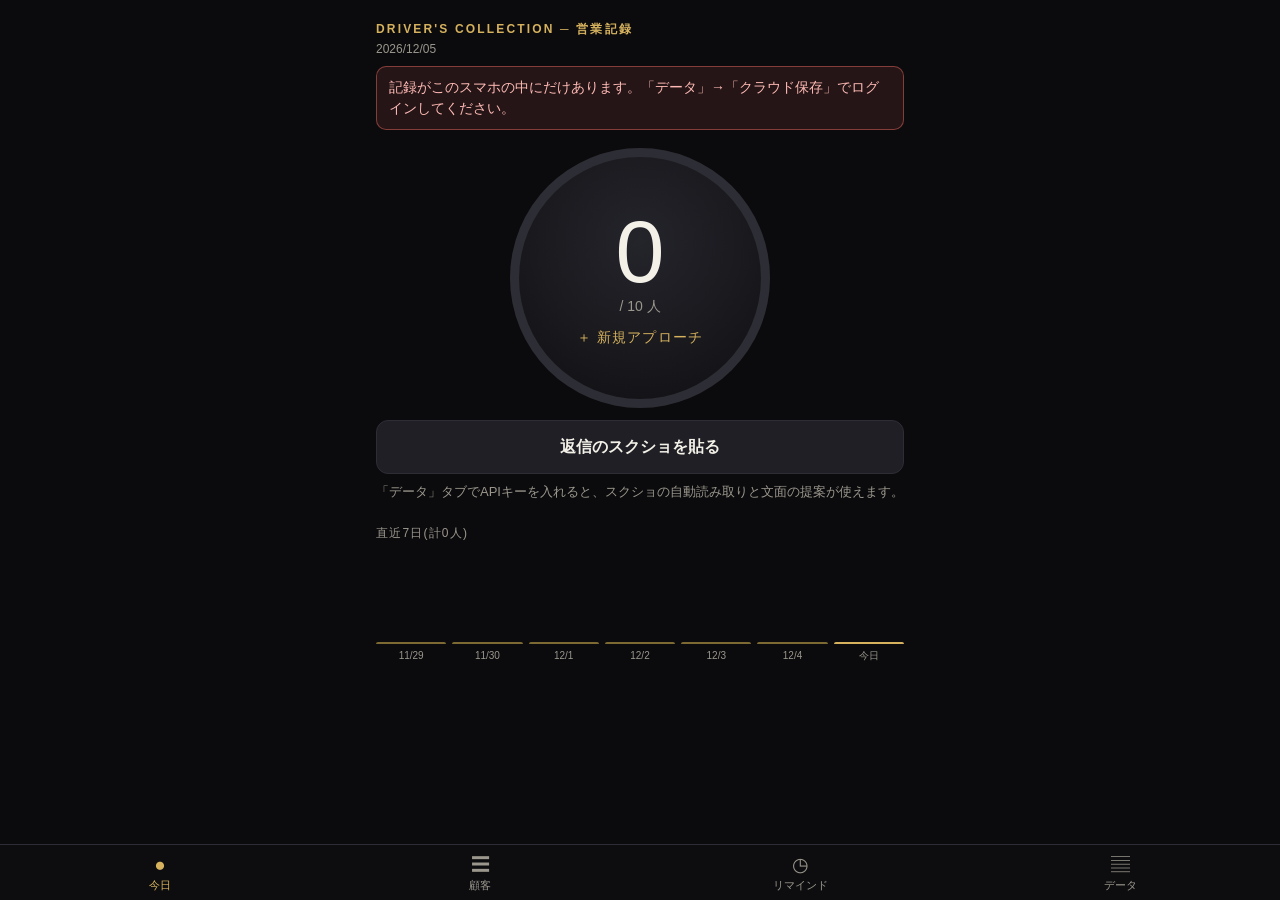
<file: outreach/index.html>
<!doctype html>
<html lang="ja">
<head>
<meta charset="utf-8">
<meta name="viewport" content="width=device-width,initial-scale=1,viewport-fit=cover">
<meta name="robots" content="noindex,nofollow">
<meta name="apple-mobile-web-app-capable" content="yes">
<meta name="mobile-web-app-capable" content="yes">
<meta name="apple-mobile-web-app-status-bar-style" content="black-translucent">
<meta name="apple-mobile-web-app-title" content="営業記録">
<meta name="theme-color" content="#0b0b0d">
<link rel="apple-touch-icon" href="icon.png">
<title>営業記録</title>
<style>
:root{--bg:#0b0b0d;--card:#16161b;--card2:#1f1f25;--line:#2d2d35;--text:#f3f0e8;--mute:#9b978d;--gold:#d6b25e;--gold2:#7d6932;--red:#e3665f;--green:#5cc08c;--blue:#72a9e6;color-scheme:dark}
*{box-sizing:border-box;-webkit-tap-highlight-color:transparent}
[hidden]{display:none!important}
html,body{margin:0;background:var(--bg);color:var(--text);font:15px/1.5 -apple-system,BlinkMacSystemFont,"Hiragino Sans","Noto Sans JP",sans-serif}
body{padding:env(safe-area-inset-top) 0 calc(70px + env(safe-area-inset-bottom))}
body.lock{overflow:hidden}
main{max-width:560px;margin:0 auto;padding:10px 16px 24px}
h1{font-size:12px;letter-spacing:.18em;color:var(--gold);margin:10px 0 2px;font-weight:600}
a{color:var(--gold);text-decoration:none}
.mute{color:var(--mute)}.small{font-size:12px}.right{text-align:right}.grow{flex:1;min-width:0}.center{text-align:center}
.tabs{position:fixed;left:0;right:0;bottom:0;display:flex;background:rgba(14,14,17,.97);border-top:1px solid var(--line);padding-bottom:env(safe-area-inset-bottom);z-index:10}
.tabs button{flex:1;background:none;border:0;color:var(--mute);padding:8px 0 7px;font-size:11px;position:relative}
.tabs button b{display:block;font-size:19px;line-height:1.3;font-weight:400}
.tabs button.on{color:var(--gold)}
.badge{position:absolute;top:3px;left:calc(50% + 6px);background:var(--red);color:#fff;border-radius:9px;font-size:10px;min-width:18px;height:18px;line-height:18px;padding:0 5px;font-style:normal}
.counter{display:block;margin:18px auto 12px;width:min(70vw,260px);aspect-ratio:1;border-radius:50%;border:0;padding:9px;background:conic-gradient(var(--gold) var(--p),var(--line) 0);color:var(--text);font:inherit}
.counter span{display:flex;flex-direction:column;align-items:center;justify-content:center;width:100%;height:100%;border-radius:50%;background:radial-gradient(circle at 50% 35%,#24242b,#101013);transition:transform .1s}
.counter:active span{transform:scale(.96)}
.counter .n{font-size:88px;font-weight:200;line-height:1}
.counter .g{color:var(--mute);font-size:14px;font-style:normal}
.counter .plus{margin-top:10px;color:var(--gold);font-size:14px;letter-spacing:.08em;font-style:normal}
.btn{display:block;width:100%;border:0;border-radius:12px;background:var(--gold);color:#17130a;font:inherit;font-weight:700;font-size:16px;padding:14px;margin-top:12px;text-align:center}
.btn.ghost{background:var(--card2);color:var(--text);border:1px solid var(--line);font-weight:600}
.btn:disabled{opacity:.5}
.btn2{display:inline-block;border:1px solid var(--line);background:var(--card2);color:var(--text);border-radius:10px;padding:9px 12px;font:inherit;font-size:13px;white-space:nowrap}
.row{display:flex;gap:8px;align-items:center;flex-wrap:wrap}
input,textarea,select{width:100%;background:var(--card);border:1px solid var(--line);color:var(--text);border-radius:10px;padding:11px 12px;font:inherit;font-size:16px}
textarea{resize:vertical}
.row input{flex:1;min-width:0;width:auto}
.lb{display:block;font-size:12px;color:var(--mute);margin:14px 0 6px}
.card{display:block;width:100%;text-align:left;color:var(--text);font:inherit;background:var(--card);border:1px solid var(--line);border-radius:14px;padding:12px;margin-top:10px}
.warn{background:rgba(227,102,95,.12);border:1px solid rgba(227,102,95,.5);color:#ffbab5;border-radius:10px;padding:10px 12px;margin-top:8px;font-size:14px}
.ok{background:rgba(92,192,140,.12);border:1px solid rgba(92,192,140,.45);color:#aee6c7;border-radius:10px;padding:10px 12px;margin-top:8px;font-size:14px}
.hint{color:var(--mute);font-size:13px;margin-top:8px}
.sheet{position:fixed;inset:0;background:var(--bg);z-index:20;overflow:auto;-webkit-overflow-scrolling:touch}
.sheetHead{position:sticky;top:0;display:flex;align-items:center;gap:6px;padding:calc(8px + env(safe-area-inset-top)) 12px 8px;background:rgba(11,11,13,.97);border-bottom:1px solid var(--line);z-index:2}
.sheetHead button{background:none;border:0;color:var(--gold);font:inherit;font-size:16px;padding:6px 8px 6px 0}
.sheetHead b{overflow:hidden;text-overflow:ellipsis;white-space:nowrap}
.sheetBody{max-width:560px;margin:0 auto;padding:6px 16px calc(40px + env(safe-area-inset-bottom))}
.pick{display:flex;align-items:center;justify-content:center;flex-direction:column;border:1px dashed var(--gold2);border-radius:12px;min-height:84px;color:var(--gold);padding:10px;text-align:center}
.pick img{max-width:100%;max-height:260px;border-radius:8px;margin-top:8px}
.item{display:flex;gap:10px;align-items:center;padding:10px 0;border-bottom:1px solid var(--line)}
.av{width:44px;height:44px;border-radius:10px;object-fit:cover;background:var(--card2);flex:none;display:flex;align-items:center;justify-content:center;color:var(--gold);font-weight:700}
.pill{display:inline-block;font-size:11px;padding:1px 8px;border-radius:99px;background:var(--card2);color:var(--mute);border:1px solid var(--line);margin:2px 4px 0 0}
.s-reply_comment,.s-reply_dm{color:var(--blue);border-color:rgba(114,169,230,.5)}
.s-considering,.s-rough{color:var(--gold);border-color:var(--gold2)}
.s-purchased{color:var(--green);border-color:rgba(92,192,140,.5)}
.s-lost{color:#8a6763}.s-cut{color:#8a6763}.s-dm_wait{color:var(--blue);border-color:rgba(114,169,230,.5)}.s-making,.s-shipped,.s-repeat{color:var(--green);border-color:rgba(92,192,140,.5)}
.prog{display:inline-flex;gap:2px;margin-left:4px;vertical-align:middle}.prog i{width:8px;height:4px;border-radius:2px;background:var(--line)}.prog i.on{background:var(--gold)}
.s-rough{color:#4aa3ff;border-color:#4aa3ff;background:rgba(74,163,255,.12)}
.s-considering{color:#3ddc84;border-color:#3ddc84;background:rgba(61,220,132,.14);box-shadow:0 0 8px rgba(61,220,132,.5)}
.s-purchased{color:#fff;border-color:#ff4d4d;background:#c62828;font-weight:700;animation:pu 1.4s ease-in-out infinite}
.s-making{color:#2a1a00;border-color:#ffd54a;background:linear-gradient(90deg,#b8860b,#ffd54a,#b8860b);font-weight:700;box-shadow:0 0 10px rgba(255,213,74,.6)}
.s-shipped{color:#2a1a00;border-color:#fff3b0;background:linear-gradient(100deg,#b8860b 20%,#fff6c4 50%,#b8860b 80%);background-size:200% 100%;font-weight:800;animation:sh 2.2s linear infinite;box-shadow:0 0 12px rgba(255,236,150,.8)}
.s-repeat{color:#111;border-color:#fff;background:linear-gradient(90deg,#ff5f6d,#ffc371,#5cff9d,#4aa3ff,#b46bff,#ff5f6d);background-size:200% 100%;font-weight:800;animation:rb 3s linear infinite;box-shadow:0 0 14px rgba(255,255,255,.7)}
@keyframes pu{0%,100%{box-shadow:0 0 0 0 rgba(255,77,77,.5)}50%{box-shadow:0 0 14px 3px rgba(255,77,77,.95)}}
@keyframes sh{0%{background-position:200% 0}100%{background-position:-200% 0}}
@keyframes rb{0%{background-position:0 0;filter:hue-rotate(0)}100%{background-position:200% 0;filter:hue-rotate(360deg)}}
.item.h-rough{box-shadow:inset 3px 0 0 #4aa3ff}.item.h-considering{box-shadow:inset 3px 0 0 #3ddc84}.item.h-purchased{box-shadow:inset 3px 0 0 #ff4d4d;background:linear-gradient(90deg,rgba(255,77,77,.12),transparent 60%)}
.item.h-making{box-shadow:inset 4px 0 0 #ffd54a;background:linear-gradient(90deg,rgba(255,213,74,.16),transparent 65%)}
.item.h-shipped{box-shadow:inset 4px 0 0 #fff3b0;background:linear-gradient(90deg,rgba(255,236,150,.2),transparent 70%)}
.item.h-repeat{box-shadow:inset 5px 0 0 #b46bff;background:linear-gradient(90deg,rgba(180,107,255,.18),rgba(92,255,157,.08) 50%,transparent 80%)}
.card.h-purchased{border-color:#ff4d4d}.card.h-making,.card.h-shipped{border-color:#ffd54a}.card.h-repeat{border-color:#b46bff;box-shadow:0 0 14px rgba(180,107,255,.45)}
.h-purchased .av{box-shadow:0 0 0 2px #ff4d4d,0 0 10px #ff4d4d}.h-making .av,.h-shipped .av{box-shadow:0 0 0 2px #ffd54a,0 0 12px #ffd54a}.h-repeat .av{box-shadow:0 0 0 2px #b46bff,0 0 14px #5cff9d}
.prog.r4 i.on{background:#4aa3ff}.prog.r5 i.on{background:#3ddc84}.prog.r6 i.on{background:#ff4d4d}.prog.r7 i.on,.prog.r8 i.on{background:#ffd54a}.prog.r9 i.on{background:linear-gradient(90deg,#ff5f6d,#5cff9d,#b46bff)}
@media(prefers-reduced-motion:reduce){.s-purchased,.s-shipped,.s-repeat{animation:none}}
.bar{height:10px;border-radius:5px;background:var(--line);overflow:hidden}.bar i{display:block;height:100%;background:var(--gold)}.fn{margin-top:10px}.fn .t{display:flex;justify-content:space-between;font-size:13px;margin-bottom:3px}.fn .c{font-size:12px;color:var(--mute);margin:2px 0 0 10px}.fn .c.neck{color:var(--red);font-weight:700}
.chips{display:flex;gap:6px;overflow-x:auto;padding:8px 0;scrollbar-width:none}
.chips::-webkit-scrollbar{display:none}
.chips.wrap{flex-wrap:wrap;overflow:visible}
.chip{flex:none;border:1px solid var(--line);background:var(--card);color:var(--mute);border-radius:99px;padding:7px 12px;font:inherit;font-size:13px}
.chip.on{background:var(--gold);color:#17130a;border-color:var(--gold);font-weight:700}
.rk{display:inline-block;min-width:20px;text-align:center;font-size:11px;font-weight:800;padding:1px 6px;border-radius:6px;margin:2px 4px 0 0;color:#111}.rk-A{background:#e5483b;color:#fff}.rk-B{background:#f0a020}.rk-C{background:#e8d44d}.rk-D{background:#5aa9e6}.rk-F{background:#8a8a8a;color:#fff}.rkp{display:inline-block;font-size:11px;padding:1px 8px;border-radius:99px;margin:2px 4px 0 0;border:1px dashed #f0a020;color:#f0a020}
.fuwa{border:1px dashed #f0a020;border-radius:12px;padding:10px;margin:6px 0}
.msg{white-space:pre-wrap;word-break:break-word}
.clamp{display:-webkit-box;-webkit-line-clamp:5;-webkit-box-orient:vertical;overflow:hidden}
.tl{border-left:2px solid var(--line);padding:2px 0 2px 12px;margin:10px 0 10px 2px}
.tl.them{border-color:var(--gold)}
.shot{display:block;max-width:140px;border-radius:8px;margin-top:6px;border:1px solid var(--line);min-height:40px;background:var(--card2)}
.bars{display:flex;gap:6px;align-items:flex-end;height:80px;margin-top:22px}
.bars div{flex:1;background:var(--gold2);border-radius:4px 4px 0 0;position:relative;min-height:2px}
.bars div.today{background:var(--gold)}
.bars s{position:absolute;top:-17px;left:0;right:0;text-align:center;font-size:11px;text-decoration:none;color:var(--text)}
.barl{display:flex;gap:6px;margin-top:4px}.barl span{flex:1;text-align:center;font-size:10px;color:var(--mute)}
table{width:100%;border-collapse:collapse;font-size:13px}td,th{padding:6px 4px;border-bottom:1px solid var(--line);text-align:right}td:first-child,th:first-child{text-align:left}th{color:var(--mute);font-weight:500;font-size:11px}
.kpi{display:grid;grid-template-columns:repeat(3,1fr);gap:8px;margin-top:10px}.kpi div{background:var(--card);border:1px solid var(--line);border-radius:12px;padding:10px 4px;text-align:center}.kpi b{display:block;font-size:21px;font-weight:500}.kpi span{font-size:11px;color:var(--mute)}
.sec{font-size:12px;color:var(--mute);letter-spacing:.1em;margin:22px 0 4px}
.ja{font-size:12px;color:var(--mute);margin-top:6px;white-space:pre-wrap}
.ja summary{cursor:pointer}
.due{color:var(--red)}.soon{color:var(--gold)}
.grid{display:grid;grid-template-columns:1fr 1fr;gap:0 8px}
.danger{background:none;border:1px solid rgba(227,102,95,.5);color:var(--red);border-radius:10px;padding:11px;width:100%;margin-top:28px;font:inherit}
.toast{position:fixed;left:50%;bottom:calc(84px + env(safe-area-inset-bottom));transform:translateX(-50%);background:#f3f0e8;color:#111;padding:10px 16px;border-radius:99px;font-size:14px;z-index:60;opacity:0;transition:opacity .2s;pointer-events:none;max-width:90vw;text-align:center}
.toast.on{opacity:1}
.sig{display:flex;gap:12px;align-items:flex-start;border-radius:14px;padding:12px;margin-top:10px;border:1px solid currentColor}
.sig i{width:26px;height:26px;border-radius:50%;flex:none;background:currentColor;box-shadow:0 0 14px currentColor;margin-top:2px}
.sig .grow{color:var(--text)}
.sig.g{color:var(--green);background:rgba(92,192,140,.1)}.sig.y{color:#e8c14a;background:rgba(232,193,74,.1)}.sig.r{color:var(--red);background:rgba(227,102,95,.12)}
.tpl{display:flex;align-items:center;gap:12px;width:100%;min-width:0;text-align:left;background:var(--card);border:1px solid var(--line);border-radius:12px;padding:10px 12px 10px 14px;margin-top:8px;color:var(--text);font:inherit}
.tpl .ck{width:34px;height:34px;border-radius:9px;border:2px solid var(--line);flex:none;display:flex;align-items:center;justify-content:center;font-size:20px;font-weight:700;color:#17130a}
.qs{border:1px solid var(--line);border-radius:12px;padding:10px 12px;margin-top:8px;background:var(--card)}.qs.done{opacity:.75}.qs.cur{border-color:var(--gold);background:rgba(214,178,94,.1)}.qh{display:flex;align-items:center;gap:10px}.qk{width:26px;height:26px;border-radius:50%;border:2px solid var(--line);flex:none;display:flex;align-items:center;justify-content:center;font-weight:700;color:#17130a}.qk.on{background:var(--gold);border-color:var(--gold)}.btn2.qon{background:var(--gold);color:#17130a;border-color:var(--gold)}
.tpl.on{border-color:var(--gold);background:rgba(214,178,94,.12)}.tpl.on .ck{background:var(--gold);border-color:var(--gold)}.tpl.on .ck::after{content:'✓'}
.tpl b{display:block;font-size:14px;font-weight:600}.tpl small{display:block;color:var(--mute);font-size:12px;white-space:nowrap;overflow:hidden;text-overflow:ellipsis}
.more{margin-top:18px;color:var(--mute);font-size:13px}.more summary{cursor:pointer;padding:6px 0}
.pill.line{background:#06c755;color:#fff;border-color:#06c755;font-weight:800;font-size:13px;padding:2px 12px;letter-spacing:.04em}.pill.inq{color:var(--gold,#d4af5a);border-color:var(--gold,#d4af5a);font-weight:700}
.s-ng{color:var(--red);border-color:rgba(227,102,95,.6)}
.viewer{position:fixed;inset:0;background:rgba(0,0,0,.95);z-index:50;display:flex;align-items:center;justify-content:center;padding:env(safe-area-inset-top) 0 env(safe-area-inset-bottom)}.viewer img{max-width:100%;max-height:100%}
</style>
</head>
<body>
<main id="main"></main>
<nav class="tabs">
  <button data-tab="today"><b>●</b>今日</button>
  <button data-tab="list"><b>☰</b>顧客</button>
  <button data-tab="remind"><b>◷</b>リマインド<i class="badge" id="dueBadge" hidden></i></button>
  <button data-tab="data"><b>▤</b>データ</button>
</nav>
<div id="sheet" class="sheet" hidden><div class="sheetHead"><button id="back">‹ 戻る</button><b id="sheetTitle"></b></div></div>
<div id="viewer" class="viewer" hidden><img alt=""></div>
<div id="toast" class="toast"></div>
<script src="supabase.js"></script>
<script>
'use strict';
const VER='20261118-1';
const MODEL='claude-haiku-4-5-20251001';
const ST={waiting:['コメント返信待ち',0],reply_comment:['コメント返信あり',1],dm_wait:['DM返信待ち',2],reply_dm:['DMやり取り中',3],rough:['ラフ作成中',4],considering:['購入検討中',5],purchased:['購入',6],making:['本デザイン作成中',7],shipped:['発送済み',8],repeat:['事例・リピート',9],cut:['打ち切り',-1]};
const ST2=[['img','画像待ち','reply_dm'],['info','内容待ち','reply_dm'],['rough','ラフ作成中','rough'],['post','投稿待ち','considering'],['posted','投稿済み(終了)','repeat'],['pay','支払い待ち','considering'],['make','作品作成中','making'],['shipped','発送済み(終了)','shipped']];
async function setSt2(p,k){if(p.st2===k)delete p.st2;else{p.st2=k;const m=ST2.find(x=>x[0]===k);if(m)p.status=m[2];(p.st2h=p.st2h||[]).push({s:k,at:new Date().toISOString()})}await save(p);render();refresh(p)}
const st2Html=p=>`<div class="chips wrap" style="margin:6px 0 2px">${ST2.slice(0,5).map(x=>`<button class="chip ${p.st2===x[0]?'on':''}" data-s2="${p.id}|${x[0]}">${x[1]}</button>`).join('')}</div><div class="chips wrap" style="margin:0 0 6px">${ST2.slice(5).map(x=>`<button class="chip ${p.st2===x[0]?'on':''}" data-s2="${p.id}|${x[0]}">${x[1]}</button>`).join('')}</div>`;
const DMNG='DM不可(フォロー必要)';
const CUTW=['無反応(7日)','コメントにいいねのみ','変な人・怪しい','断られた','営業・勧誘','対象外(車に興味が薄い等)','その他'];
const GENRE={owner:'オーナー',photographer:'フォトグラファー',influencer:'インフルエンサー',shop:'ショップ',media:'メディア',other:'その他'};
const SYS="You help Takuya Tagishi, a Japanese craftsman who runs Driver's Collection (Instagram @drivers_collection_): handmade one-of-one art trading cards made from a customer's car photo (the owner can be in it too). One-of-one custom order ¥50,000 (can be based on a past gallery design or made from scratch), optional light-up wall display +¥10,000. Free rough mock before purchase. Ships worldwide by EMS. He reaches out to car owners, car photographers and influencers on Instagram with comments and DMs. Always answer with one JSON object only, no other text.";
const TPL=[
 {id:'m-first',g:'m2',ch:'dm',to:'img',label:'最初のDM(写真をお願い)',text:'Driver\'s Collectionです！\nコメントにリアクションいただき、ありがとうございました🙏\n\nさっそくですが、愛車のトレカデザインを無料でお作りします！\n使ってほしいお車の写真を、1〜3枚ほどこのDMに送っていただけますか？\n\n※完成したデザインは、作品例としてこちらのアカウントの投稿や動画で紹介させていただくことがあります。\n※無料なのはデザインデータの作成までです。実物のカードとしてお手元に届けたい場合は、別途ご購入という形になります。'},
 {id:'m-info',g:'m2',ch:'dm',to:'info',label:'記載内容を聞く(写真をもらったら)',text:'ありがとうございます🙇‍♂️\n\nお手隙の際に、カードに記載するお車の情報を教えて頂けますと幸いです！\n\nわかる所だけで大丈夫ですので、下をコピーして、お使いください！\n\n━━━━━✂︎━━━━━\n【車名】\n（例）NISSAN GT-R R35\n→\n\n【エンジン】\n（例）V6ツインターボ\n→\n\n【ボディカラー】\n（例）ブリリアントホワイトパール\n→\n\n【ラッピング・ステッカー】\n（例）ブラックのセンターストライプ\n→\n\n【ホイール】\n（例）RAYS TE37／グロスブラック\n→\n\n【ウイング・エアロ】\n（例）カーボンGTウイング\n→\n\n【フロント（ライト・バンパー）】\n（例）カーボンリップ付き\n→\n\n【ルーフ】\n（例）ハードトップ／オープン\n→\n\n【チーム名・称号】\n（例）APEX CREW\n→\n\n【ドライバー名】\n（ニックネーム・イニシャルOK）\n→\n\n【キャッチコピー】\n（例）NO LIMITS／おまかせOK\n→\n\n【購入日・納車日・記念日】\n（載せたい方のみ）\n→\n\n【ナンバープレート】\nそのまま／隠す\n→\n\n【デザイン希望】\n例)和柄、オレンジメイン、など…\n→\n※希望がない場合は全てお任せでも大丈夫です！\n\n━━━━━✂︎━━━━━\n\n📝 わからない項目があれば\n正確な車種名とカスタム内容だけ\n教えてください！\nこちらでお調べして記載します。\n\n💬 他にも載せたいことがあれば\nお気軽にご相談ください。\n\nよろしくお願いします🙇‍♂️\nDriver\'s Collection'},
 {id:'m-data',g:'m2',ch:'dm',to:'post',label:'データ送付後(購入・ステッカーの案内)',text:'気に入って頂けて良かったです！\n\n改めましてこの度はご協力ありがとうございました！\n今回はデータ版までとなりますが、リールに登場する本物のトレカアートもご購入可能ですので、ご興味ありましたらお声がけください✨\n\nまた、タグ付けフィード投稿で宣伝協力頂けた方に、ノーマルステッカーをプレゼントさせて頂いてるのですか、ご参加いかがでしょうか？'},
 {id:'m-post',g:'m2',ch:'dm',to:'post',label:'投稿のお願い(ステッカーに進んだら)',text:'はい！大丈夫です！\n\n投稿の際に少しだけお願いがありまして……\n①タグ付け（@drivers_collection_）をお願いします！\n②「無料で作ってもらった」等の表現は控えて頂けますと幸いです💦\n\n②の理由としては、こちらからDMさせて頂いた方限定の特別特典となるためです。ご協力いただけますと助かります🙇‍♂️'},
 {id:'0-1',g:'c0',ch:'comment',label:'⓪-1 無料モニター募集(かっこいい編)',text:'めちゃめちゃかっこいいですね！！\n愛車の写真を世界に1枚のトレカにする活動をしていて、いま無料でトレカのデザインを作らせていただいてます🙏\nもしご興味あれば、このコメントにいいねか返信をいただけたら嬉しいです！'},
 {id:'0-2',g:'c0',ch:'comment',label:'⓪-2 無料モニター募集(写真編)',text:'この写真、最高です✨\n実は愛車を世界に1枚のトレカアートにする活動をしていて、この写真でぜひ1枚、無料でデザインを作らせていただきたいです！\nご興味あれば、いいねか返信をいただけたら詳しくDMでお送りします🙌'},
 {id:'0d',g:'dm0',ch:'dm',label:'⓪ DM(リアクションのお礼・無料で作ります)',text:'Driver\'s Collectionです！コメントへのリアクションありがとうございました🙏\n\nさっそくですが、愛車のトレカデザインを無料で作らせていただきます！\nデザインのご希望があればそれに合わせて作りますし、特になければこちらのおまかせで仕上げます。\n\nよろしければ、使ってほしいお車の写真を1〜3枚ほど、このDMに送っていただけますか？'},
 {id:'1-1',g:'c1',ch:'comment',label:'①-1 機材編',text:'めちゃくちゃカッコよく撮れてますね！！\n何か機材を使って撮ってるんですか？'},
 {id:'1-2',g:'c1',ch:'comment',label:'①-2 アプリ編',text:'この色味、すごく好きです！\n編集はどんなアプリでやってるんですか？'},
 {id:'1-3',g:'c1',ch:'comment',label:'①-3 場所編',text:'撮影場所の雰囲気が最高ですね✨\nもし聞いて大丈夫でしたら、どちらで撮影されたんですか？'},
 {id:'1-4',g:'c1',ch:'comment',label:'①-4 カスタム編',text:'めちゃめちゃかっこいいですね！！\nこれはなにかカスタムされてるんですか？'},
 {id:'1-5',g:'c1',ch:'comment',label:'①-5 カラー編',text:'めっちゃいい色ですね！\nなんてカラーなんですか？'},
 {id:'2-1',g:'c2',ch:'comment',label:'②-1 そうだったんですね(機材の返事)',text:'そうだったんですね！勉強になります📷\n実は、愛車の写真を世界に1枚のトレカにするアーティスト活動をしていて、この写真でトレカを作れたらと思いご連絡しました！\n詳しくはDMに送りました🙏(リクエスト欄に入ってるかもです)ご興味あれば見てみてください！'},
 {id:'2-2',g:'c2',ch:'comment',label:'②-2 なるほど(アプリの返事)',text:'なるほど、そのアプリであの色味が出るんですね！\n実は、愛車の写真を世界に1枚のトレカにするアーティスト活動をしていて、この雰囲気でトレカを作れたらと思いご連絡しました！\n詳しくはDMに送りました🙏(リクエスト欄に入ってるかもです)ご興味あれば見てみてください！'},
 {id:'2-3',g:'c2',ch:'comment',label:'②-3 教えてくれた(場所の返事)',text:'教えてくださってありがとうございます！そんな場所なんですね✨\n実は、愛車の写真を世界に1枚のトレカにするアーティスト活動をしていて、この写真でトレカを作れたらと思いご連絡しました！\n詳しくはDMに送りました🙏(リクエスト欄に入ってるかもです)ご興味あれば見てみてください！'},
 {id:'2-4',g:'c2',ch:'comment',label:'②-4 そうだったんですね(カスタムの返事)',text:'教えてくださってありがとうございます！そのカスタム、こだわりを感じます🔥\n実は、愛車の写真を世界に1枚のトレカにするアーティスト活動をしていて、このカスタムを活かしたトレカを作れたらと思いご連絡しました！\n詳しくはDMに送りました🙏(リクエスト欄に入ってるかもです)ご興味あれば見てみてください！'},
 {id:'2-5',g:'c2',ch:'comment',label:'②-5 なるほど(カラーの返事)',text:'なるほど、そのカラーなんですね！めちゃくちゃかっこいいです✨\n実は、愛車の写真を世界に1枚のトレカにするアーティスト活動をしていて、このカラーでトレカを作れたらと思いご連絡しました！\n詳しくはDMに送りました🙏(リクエスト欄に入ってるかもです)ご興味あれば見てみてください！'},
 {id:'2n-1',g:'c2n',ch:'comment',label:'②-1\' DM不可版(機材の返事)',text:'そうだったんですね！勉強になります📷\n\n実は、愛車の写真を世界に1枚のトレカにするアーティスト活動をしていて、この写真でトレカを作れたらと思いご連絡しました！\n\nもしご興味あればDMお待ちしてます！'},
 {id:'2n-2',g:'c2n',ch:'comment',label:'②-2\' DM不可版(アプリの返事)',text:'なるほど、そのアプリであの色味が出るんですね！\n\n実は、愛車の写真を世界に1枚のトレカにするアーティスト活動をしていて、この雰囲気でトレカを作れたらと思いご連絡しました！\n\nもしご興味あればDMお待ちしてます！'},
 {id:'2n-3',g:'c2n',ch:'comment',label:'②-3\' DM不可版(場所の返事)',text:'教えてくださってありがとうございます！そんな場所なんですね✨\n\n実は、愛車の写真を世界に1枚のトレカにするアーティスト活動をしていて、この写真でトレカを作れたらと思いご連絡しました！\n\nもしご興味あればDMお待ちしてます！'},
 {id:'2n-4',g:'c2n',ch:'comment',label:'②-4\' DM不可版(カスタムの返事)',text:'そうなんですね、めちゃめちゃいいです！\n\n実は、愛車の写真を世界に1枚のトレカにするアーティスト活動をしていて、このカスタムを活かしたトレカを作れたらと思いご連絡しました！\n\nもしご興味あればDMお待ちしてます！'},
 {id:'2n-5',g:'c2n',ch:'comment',label:'②-5\' DM不可版(カラーの返事)',text:'なるほど、そのカラーなんですね！めちゃくちゃかっこいいです✨\n\n実は、愛車の写真を世界に1枚のトレカにするアーティスト活動をしていて、このカラーでトレカを作れたらと思いご連絡しました！\n\nもしご興味あればDMお待ちしてます！'},
 {id:'3',g:'dm',ch:'dm',label:'③ DM(無料デザインのご提案)',text:'突然のDM失礼します、Driver\'s Collectionと申します。\n先ほどはコメントへのご返信ありがとうございました！\n\n実は、オーナーさんの愛車を世界に一枚のトレカアートに仕上げる活動をしています！\n\nもしご興味があれば、愛車でカードデザインを無料で作らせていただけませんか？\n\nこれまでの作品はこのアカウントの投稿で見られますので、気軽にお返事いただけたら嬉しいです！'},
 {id:'4',g:'fu',ch:'dm',label:'④ DMいいねのみ(その後いかがですか)',text:'先日はDMを見ていただきありがとうございました！\nその後いかがでしょうか？\nもし気になる点やご質問があれば、お気軽にどうぞ😊'},
 {id:'5',g:'fu',ch:'dm',label:'⑤ 画像・内容のお願い',text:'ご連絡ありがとうございます！\nデザインを考える材料として、お車の写真(お好きなもの)と、カードに入れたいお名前やひとことがあれば、このDMに送っていただけますか？'},
 {id:'6',g:'fu',ch:'dm',label:'⑥ ラフを送る',text:'お待たせしました！ラフができましたので送ります。\nイメージと違う点や、変えたいところがあれば遠慮なく教えてください😊'},
 {id:'7',g:'fu',ch:'dm',label:'⑦ ラフの感想・購入確認',text:'先日お送りしたラフはいかがでしたか？\nご希望があれば調整できますし、このまま進める場合は購入ページをご案内しますね。'},
 {id:'8',g:'fu',ch:'dm',label:'⑧ 到着確認(納品3日後)',text:'お世話になっております、Driver\'s Collectionです。\nカードはそろそろ届いた頃でしょうか？\n届いていましたら、ひとこと教えていただけると安心します🙏'},
 {id:'9',g:'fu',ch:'dm',label:'⑨ 感想確認(5,000円クーポン)',text:'その後いかがでしょうか？\nカードのご感想をひとこといただけたら嬉しいです😊\nもし飾っている写真や動画を送っていただけたら、次回ご利用いただける5,000円割引クーポンをお渡しします！'},
 {id:'10',g:'fu',ch:'dm',label:'⑩ 近況・紹介のお願い',text:'ご無沙汰しております、Driver\'s Collectionです！\nその後カードはいかがでしょうか？\n実は紹介キャンペーンを始めました。周りに愛車を大切にされている方がいたら、ぜひ教えてください🙏\nご紹介いただいた際は、特典をご用意しています。気軽にご相談ください！'}];
function tplCustom(){try{return JSON.parse(ls('dc_out_tpl')||'{}')}catch(e){return {}}}
const tplText=id=>{const c=tplCustom();if(c[id])return c[id];const t=TPL.find(x=>x.id===id);return t?t.text:''};
const tplLabel=id=>{const t=TPL.find(x=>x.id===id);return t?t.label.split(' ')[0]:id};
const dn=p=>p.src==='line'?p.username:'@'+p.username;
const srcPill=p=>p.src==='line'?'<span class="pill line">LINE</span>':p.inbound?'<span class="pill inq">問い合わせ</span>':'';
const srcLabel=p=>p.src==='line'?'LINE':p.inbound?'Instagram問い合わせ':'Instagram営業';
function newLine(n){const p=newPerson(n);p.src='line';p.url='https://line.me/R/';p.inbound=true;return p}
const nk=x=>String(x||'').toLowerCase().replace(/\s|　/g,'');
const lineMatch=n=>{const k=nk(n);if(!k)return null;const L=P.filter(x=>x.src==='line'&&nk(x.username)===k);return L.length===1?L[0]:null};
const OWN='drivers_collection_';
const P_REPLY='One or more screenshots of ONE conversation, given in order. Consecutive screenshots may overlap: output every message only ONCE. The app is either Instagram (comment thread or DM) or LINE (official-account chat).\nINSTAGRAM: the sender of the screenshots is the account "drivers_collection_" (his messages are "me"; never return this account as the other person). COMMENT THREADS: a reply is ONLY a comment indented one level below a comment written by drivers_collection_ (usually starting with @drivers_collection_). Ignore every other comment: other people\'s top-level comments, replies under other people\'s comments, the post caption. If the post owner (shown at the top of the caption) wrote the indented reply, the post owner is the person. DM THREADS: the person on the other side of the chat. In an Instagram DM screen the chat header at the very top shows the other person: a display name (may include emoji) and, directly under it in smaller grey text, their handle (e.g. "evangelion_sto"). Use that grey handle as username exactly as shown, even if it is cut off at the end; the display name goes in name.\nLINE: "me" = the shop\'s messages (right-aligned bubbles, usually green); "them" = the customer (left-aligned, with the icon). username = the customer display name shown in the chat header.\nReturn JSON: {"app":"instagram|line","username":"the OTHER person\'s Instagram handle exactly as shown, without @ (never drivers_collection_); for LINE the display name","others":["only Instagram handles that wrote a counted reply to drivers_collection_, without @; empty if only one"],"name":"their display name if shown, else empty","channel":"dm|comment","messages":[{"from":"them|me","text":"..."}]}\nmessages: only the counted messages in order, at most 30, original language.';

/* ---------- helpers ---------- */
const $=s=>document.querySelector(s);
const esc=s=>String(s==null?'':s).replace(/[&<>"']/g,c=>({'&':'&amp;','<':'&lt;','>':'&gt;','"':'&quot;',"'":'&#39;'}[c]));
const uid=()=>Date.now().toString(36)+Math.random().toString(36).slice(2,7);
const pad=n=>String(n).padStart(2,'0');
const ymd=d=>d.getFullYear()+'-'+pad(d.getMonth()+1)+'-'+pad(d.getDate());
const today=()=>ymd(new Date());
const localDT=d=>ymd(d)+'T'+pad(d.getHours())+':'+pad(d.getMinutes());
const md=s=>{const d=new Date(s);return (d.getMonth()+1)+'/'+d.getDate()};
const mdhm=s=>{const d=new Date(s);return md(s)+' '+pad(d.getHours())+':'+pad(d.getMinutes())};
const eod=()=>{const d=new Date();d.setHours(23,59,59,999);return d};
function ls(k,v){try{if(v===undefined)return localStorage.getItem(k);localStorage.setItem(k,v)}catch(e){return null}}
const PAYK=['card50','card60','bank','paypay'];function payGet(){try{return JSON.parse(ls('dc_out_pay')||'{}')}catch(e){return {}}}
function payMsg(kind,amt){const P=payGet(),y=yen(amt),lab=amt>=60000?'オーダーメイド＋光る額縁ディスプレイ':'オーダーメイド';
 if(kind==='card'){const u=amt>=60000?P.card60:P.card50;if(!u)return '';return `お支払いは、こちらのリンクからクレジットカードでお願いいたします。\n${lab}　${y}\n${u}\n\nお支払いが確認でき次第、デザインの打ち合わせに入ります！`}
 if(kind==='bank'){if(!P.bank)return '';return `お振込先はこちらです。\n\n${P.bank}\n\n金額：${y}（${lab}）\n\nお振込みが確認でき次第、デザインの打ち合わせに入ります！`}
 if(kind==='paypay'){if(!P.paypay)return '';return `PayPayでのお支払いは、こちらへお願いいたします。\n${P.paypay}\n\n金額：${y}（${lab}）\n\nお支払いが確認でき次第、デザインの打ち合わせに入ります！`}return ''}
const S={get key(){return ls('dc_out_key')||''},set key(v){ls('dc_out_key',v)},get goal(){return Math.max(1,+ls('dc_out_goal')||10)},set goal(v){ls('dc_out_goal',v)}};
function toast(t){const e=$('#toast');e.textContent=t;e.classList.add('on');clearTimeout(toast.t);toast.t=setTimeout(()=>e.classList.remove('on'),2400)}
function copy(t){if(!t)return;const ok=()=>toast('コピーしました');if(navigator.clipboard)navigator.clipboard.writeText(t).then(ok,()=>fallback());else fallback();function fallback(){const a=document.createElement('textarea');a.value=t;document.body.appendChild(a);a.select();try{document.execCommand('copy');ok()}catch(e){toast('コピーできませんでした')}a.remove()}}
function parseUser(s){s=(s||'').trim();let m=s.match(/instagram\.com\/([A-Za-z0-9._]+)/i);if(m&&!/^(p|reel|reels|stories|explore|accounts|tv)$/i.test(m[1]))return m[1].toLowerCase();m=s.match(/^@?([A-Za-z0-9._]{1,30})$/);return m?m[1].toLowerCase():''}
const clean=u=>String(u||'').replace(/^@/,'').replace(/…|\.\.\.$|\s/g,'').toLowerCase();
/* look-alike IDs (l/I/1, 0/o, . and _) so a misread ID still finds the earlier record */
const norm=s=>String(s||'').toLowerCase().replace(/[1i|]/g,'l').replace(/0/g,'o').replace(/[._]/g,'');
function lev(a,b){if(Math.abs(a.length-b.length)>1)return 9;let prev=[...Array(b.length+1).keys()];for(let i=1;i<=a.length;i++){const cur=[i];for(let j=1;j<=b.length;j++)cur[j]=Math.min(prev[j]+1,cur[j-1]+1,prev[j-1]+(a[i-1]===b[j-1]?0:1));prev=cur}return prev[b.length]}
const similar=u=>{const nu=norm(u);return P.filter(x=>x.username!==u&&(norm(x.username)===nu||(nu.length>=6&&lev(norm(x.username),nu)<=1)))};
const sameName=n=>{n=String(n||'').trim().toLowerCase();return n?P.filter(x=>x.name&&x.name.trim().toLowerCase()===n):[]};
function nextAt(days,time){days=Math.max(0,parseInt(days)||0);const d=new Date();d.setDate(d.getDate()+days);const m=/^(\d{1,2}):(\d{2})$/.exec(time||'');d.setHours(m?+m[1]:20,m?+m[2]:0,0,0);if(d<new Date()){const n=new Date();n.setMinutes(n.getMinutes()+5);return localDT(n)}return localDT(d)}

/* ---------- storage ---------- */
const DB={db:null,
 open(){return new Promise((res,rej)=>{const r=indexedDB.open('dc-outreach',1);r.onupgradeneeded=()=>{const d=r.result;d.createObjectStore('people',{keyPath:'id'});d.createObjectStore('images',{keyPath:'id'})};r.onsuccess=()=>{this.db=r.result;res()};r.onerror=()=>rej(r.error)})},
 tx(st,mode,fn){return new Promise((res,rej)=>{const t=this.db.transaction(st,mode),s=t.objectStore(st);let out;const q=fn(s);if(q)q.onsuccess=()=>{out=q.result};t.oncomplete=()=>res(out);t.onerror=()=>rej(t.error)})},
 all(st){return this.tx(st,'readonly',s=>s.getAll())},get(st,id){return this.tx(st,'readonly',s=>s.get(id))},
 put(st,v){return this.tx(st,'readwrite',s=>s.put(v))},del(st,id){return this.tx(st,'readwrite',s=>s.delete(id))},clear(st){return this.tx(st,'readwrite',s=>s.clear())}};
let P=[],view='today',filter='all',q='',rfil=ls('dc_out_rfil')||'all',rsort=ls('dc_out_rsort')||'new';
/* ---------- クラウド保存（ぺたろぐと同じアカウント）: スマホをなくしても、別の端末でも同じ記録 ---------- */
const Cloud={sb:null,user:null,busy:false,err:'',pulled:0,
 pend:new Set((()=>{try{return JSON.parse(ls('dc_out_pend')||'[]')}catch(e){return []}})()),
 ipend:new Set((()=>{try{return JSON.parse(ls('dc_out_ipend')||'[]')}catch(e){return []}})()),
 init(){try{if(window.supabase)this.sb=supabase.createClient('https://xwhmmgqmiefnhcdpbuoz.supabase.co','sb_publishable_ms34cIpwJimlU2tbgklmsw_t0vqQXSb',{auth:{persistSession:true,storageKey:'dcout-auth'}})}catch(e){}},
 async session(){if(!this.sb)return null;try{const {data}=await this.sb.auth.getSession();this.user=data.session?data.session.user:null}catch(e){this.user=null}return this.user},
 keep(){ls('dc_out_pend',JSON.stringify([...this.pend]));ls('dc_out_ipend',JSON.stringify([...this.ipend]))},
 mark(id){this.pend.add(id);this.keep();this.later()},markImg(id){this.ipend.add(id);this.keep();this.later()},
 later(){clearTimeout(this.t);this.t=setTimeout(()=>this.flush(),1500)},
 async flush(){if(!this.user||this.busy||!navigator.onLine)return;this.busy=true;this.err='';
  try{const ids=[...this.pend],now=new Date().toISOString();
   for(let i=0;i<ids.length;i+=40){const part=ids.slice(i,i+40),rows=part.map(id=>{const p=byId(id);return p?{user_id:this.user.id,id,data:JSON.parse(JSON.stringify(p)),mt:p.mt||0,deleted:false,updated_at:now}:{user_id:this.user.id,id,data:{},mt:Date.now(),deleted:true,updated_at:now}});
    const {error}=await this.sb.from('dcout_people').upsert(rows);if(error)throw error;part.forEach(x=>this.pend.delete(x));this.keep()}
   for(const id of [...this.ipend]){const r=await DB.get('images',id);if(r&&r.d){const b=await (await fetch(r.d)).blob();const {error}=await this.sb.storage.from('dcout').upload(this.user.id+'/'+id,b,{upsert:true,contentType:b.type||'image/jpeg'});if(error)throw error}this.ipend.delete(id);this.keep()}
   ls('dc_out_synced',new Date().toISOString())}catch(e){this.err=String(e.message||e)}finally{this.busy=false;this.paint()}},
 async pull(){const {data,error}=await this.sb.from('dcout_people').select('id,data,mt,deleted');if(error)throw error;
  const local=new Map(P.map(p=>[p.id,p]));let ch=0;
  for(const r of data){const l=local.get(r.id);
   if(r.deleted){if(l&&(l.mt||0)<=r.mt){await DB.del('people',r.id);P=P.filter(x=>x.id!==r.id);ch++}continue}
   if(!l||(l.mt||0)<r.mt){await DB.put('people',r.data);if(l)P[P.indexOf(l)]=r.data;else P.push(r.data);ch++}
   else if((l.mt||0)>r.mt)this.pend.add(r.id)}
  const remote=new Set(data.map(r=>r.id));for(const p of P)if(!remote.has(p.id))this.pend.add(p.id);
  this.keep();this.pulled=Date.now();return ch},
 async getImg(id){if(!this.user)return null;try{const {data,error}=await this.sb.storage.from('dcout').download(this.user.id+'/'+id);if(error||!data)return null;const d=await new Promise(res=>{const fr=new FileReader();fr.onload=()=>res(fr.result);fr.readAsDataURL(data)});await DB.put('images',{id,d});return d}catch(e){return null}},
 async start(){try{Rank.load().then(render).catch(e=>{this.err='ランク: '+(e.message||e)});const n=await this.pull();if(!ls('dc_out_imgs_up')){(await DB.all('images')).forEach(x=>this.ipend.add(x.id));this.keep();ls('dc_out_imgs_up','1')}if(n)render()}catch(e){this.err=String(e.message||e)}this.flush();Activity.start()},
 async login(email,pw){const {data,error}=await this.sb.auth.signInWithPassword({email,password:pw});if(error)throw error;this.user=data.user;await this.start()},
 async logout(){await this.sb.auth.signOut();this.user=null;render()},
 paint(){const e=document.getElementById('cloudSt');if(e)e.innerHTML=this.status()},
 status(){if(!this.user)return '';const n=this.pend.size+this.ipend.size,t=ls('dc_out_synced');return (this.err?`<span style="color:#e5483b">保存に失敗: ${esc(this.err)}</span><br>`:'')+(n?`未送信 ${n}件(つながると自動で送ります)`:'✓ すべてクラウドに保存済み')+(t?`<br>最後に保存: ${mdhm(t)}`:'')}};
/* 使った時間をDESKに記録（開いている間、1分ごと） */
const Activity={on:false,row:null,last:0,start(){if(this.on||!Cloud.user)return;this.on=true;
 const tick=async()=>{if(!Cloud.user||document.hidden)return;const now=new Date().toISOString();try{
  if(!this.row||Date.now()-this.last>3*60000){const {data}=await Cloud.sb.from('desk_activity').insert({user_id:Cloud.user.id,app:'ドラコレ営業',started_at:now,ended_at:now}).select('id').single();this.row=data&&data.id}
  else await Cloud.sb.from('desk_activity').update({ended_at:now}).eq('id',this.row)}catch(e){}this.last=Date.now()};
 tick();setInterval(tick,60000);document.addEventListener('visibilitychange',()=>{if(!document.hidden)tick()})}};
addEventListener('online',()=>Cloud.flush());
document.addEventListener('visibilitychange',async()=>{if(document.hidden||!Cloud.user)return;Cloud.flush();if(Date.now()-Cloud.pulled>120000){try{await Rank.load().catch(()=>{});await Cloud.pull();render()}catch(e){}}});
const byId=id=>P.find(p=>p.id===id);
/* ---------- ランク(A/B/C/D/F)：本人が確定。ふわは関数 dcout-rank から「提案」だけ書く。履歴は dcout_rank_log に追記 ---------- */
const RANKS=[['A','振込待ち'],['B','購入検討中'],['C','ラフ作成中'],['D','DMでやり取りあり'],['F','その他']],RKL=Object.fromEntries(RANKS);
const Rank={log:[],cur:new Map(),pend:new Map(),loaded:false,
 nk:u=>String(u||'').trim().replace(/^@/,'').toLowerCase(),
 pidOf(r){if(r.person_id)return r.person_id;const p=P.find(x=>this.nk(x.username)===this.nk(r.username));return p?p.id:'?'+this.nk(r.username)},
 calc(){const cur=new Map(),pend=new Map(),closed=new Set(this.log.filter(r=>r.ref_id).map(r=>r.ref_id));
  for(const r of this.log){const pid=this.pidOf(r);if(r.kind==='確定')cur.set(pid,r);if(r.kind==='提案'&&!closed.has(r.id))pend.set(pid,r)}
  for(const [pid,r] of pend){const c=cur.get(pid);if(c&&c.at>r.at)pend.delete(pid)}this.cur=cur;this.pend=pend},
 async load(){if(!Cloud.user)return;const {data,error}=await Cloud.sb.from('dcout_rank_log').select('*').order('at');if(error)throw error;this.log=data||[];this.loaded=true;this.calc()},
 of(p){const r=this.cur.get(p.id);return r?r.to_rank:''},prop(p){return this.pend.get(p.id)||null},
 async write(p,to,kind,ref,note){if(!Cloud.user){alert('ランクはクラウド保存(ログイン)が必要です。「データ」タブでログインしてください');return}
  const row={user_id:Cloud.user.id,person_id:p.id,username:p.username||'',from_rank:this.of(p)||null,to_rank:to,by_who:'本人',kind,ref_id:ref||null,note:note||null};
  const {data,error}=await Cloud.sb.from('dcout_rank_log').insert(row).select('*').single();if(error){alert('ランクの保存に失敗しました: '+error.message);return}
  this.log.push(data);this.calc();render();refresh(p)},
 set(p,to){const pr=this.prop(p);if(this.of(p)===to&&!pr)return;return this.write(p,to,'確定',pr&&pr.to_rank===to?pr.id:null,pr&&pr.to_rank===to?'ふわの提案を確定':'')},
 accept(p){const pr=this.prop(p);if(pr)return this.write(p,pr.to_rank,'確定',pr.id,'ふわの提案を確定')},
 reject(p){const pr=this.prop(p);if(pr)return this.write(p,pr.to_rank,'却下',pr.id,'ふわの提案を見送り')},
 hist(p){return this.log.filter(r=>this.pidOf(r)===p.id).slice().reverse()}};
const rkPill=p=>{const r=Rank.of(p),pr=Rank.prop(p);return (r?`<span class="rk rk-${r}" title="${RKL[r]}">${r}</span>`:'')+(pr?`<span class=rkp>ふわ提案→${pr.to_rank}</span>`:'')};
const rankHtml=p=>{const r=Rank.of(p),pr=Rank.prop(p),h=Rank.hist(p);
 return `<div class="mute small" style="margin-top:6px">ランク(本人が決める)</div><div class="chips wrap" style="margin:4px 0">${RANKS.map(([k,l])=>`<button class="chip ${r===k?'on':''}" data-rk="${p.id}|${k}">${k} ${l}</button>`).join('')}</div>
 ${pr?`<div class=fuwa><b>ふわの提案：</b>${r||'未設定'} → ${pr.to_rank} ${RKL[pr.to_rank]}${pr.note?`<div class="small mute">${esc(pr.note)}</div>`:''}<div class=row style="margin-top:6px"><button class="btn2 qon" data-rka="${p.id}">この提案で確定</button><button class=btn2 data-rkn="${p.id}">見送る</button></div></div>`:''}
 ${h.length?`<details class=more><summary>ランクの履歴(${h.length})</summary>${h.map(x=>`<div class=small style="padding:3px 0">${mdhm(x.at)} ${esc(x.by_who)}・${x.kind}：${x.from_rank||'未設定'} → ${x.to_rank}${x.note?` <span class=mute>${esc(x.note)}</span>`:''}</div>`).join('')}</details>`:''}`};
async function save(p){if(!P.includes(p))P.push(p);p.mt=Date.now();if(!p.hist)p.hist=[];const lh=p.hist[p.hist.length-1];if(p.status&&(!lh||lh.s!==p.status))p.hist.push({s:p.status,at:new Date().toISOString()});await DB.put('people',JSON.parse(JSON.stringify(p)));Cloud.mark(p.id)}
async function putImg(d){const id=uid();await DB.put('images',{id,d});Cloud.markImg(id);return id}
async function getImg(id){const r=await DB.get('images',id);return r&&r.d?r.d:Cloud.getImg(id)}
function newPerson(n){return{id:uid(),username:n,url:'https://www.instagram.com/'+n+'/',created:new Date().toISOString(),firstDate:today(),inbound:false,genre:'',country:'',followers:'',car:'',name:'',who:'',summary:'',memo:'',lang:'',status:'waiting',profileImg:null,thumb:'',events:[],next:null,ai:''}}
function upStatus(p,s){if(s==='lost')s='cut';if(!ST[s]||p.status===s)return;if(s==='cut'){p.status='cut';return}if(p.status==='cut'||!ST[p.status]||ST[s][1]>ST[p.status][1])p.status=s}
const replied=p=>p.events.some(e=>e.kind==='reply')||['reply_comment','reply_dm','considering','rough','purchased','making','shipped','repeat'].includes(p.status);
const RK=p=>(ST[p.status]||[0,-1])[1];
const bought=p=>RK(p)>=6||!!(p.buys&&p.buys.length);
const adv=p=>['considering','rough','purchased','making','shipped','repeat'].includes(p.status);
const isDue=p=>{const r=remind(p);return !!r&&new Date(r.at)<=eod()};
const last=p=>p.events.length?p.events[p.events.length-1].at:p.created;
const lastCh=p=>{for(let i=p.events.length-1;i>=0;i--)if(p.events[i].kind==='reply')return p.events[i].ch;return 'dm'};
const av=p=>p.thumb?`<img class=av src="${p.thumb}" alt="">`:`<div class=av>${esc((p.username[0]||'?').toUpperCase())}</div>`;
const progHtml=p=>{const r=RK(p);return r<0?'':`<span class="prog r${r}">`+Array.from({length:10},(_,i)=>`<i class="${i<=r?'on':''}"></i>`).join('')+'</span>'};
const stPill=s=>`<span class="pill s-${s}">${ST[s][0]}</span>`;

/* ---------- images ---------- */
function compress(file){return new Promise((res,rej)=>{const url=URL.createObjectURL(file),im=new Image();im.onload=()=>{const w=im.naturalWidth,h=im.naturalHeight,s=Math.min(1,1280/Math.max(w,h)),c=document.createElement('canvas');c.width=Math.round(w*s);c.height=Math.round(h*s);c.getContext('2d').drawImage(im,0,0,c.width,c.height);const full=c.toDataURL('image/jpeg',.72);const th=Math.round(h*.22),tw=Math.min(w,900),tc=document.createElement('canvas');tc.width=tw;tc.height=Math.round(th*tw/w);tc.getContext('2d').drawImage(im,0,0,w,th,0,0,tc.width,tc.height);const top=tc.toDataURL('image/jpeg',.8);const t=document.createElement('canvas');t.width=t.height=96;const side=Math.min(w,h),sy=Math.min(h-side,Math.round(h*.06));t.getContext('2d').drawImage(im,0,sy,side,side,0,0,96,96);URL.revokeObjectURL(url);res({full,top,thumb:t.toDataURL('image/jpeg',.6)})};im.onerror=()=>{URL.revokeObjectURL(url);rej(new Error('画像を読めません'))};im.src=url})}
function pick(input,cb){input.onchange=async()=>{const f=input.files&&input.files[0];if(!f)return;try{const r=await compress(f);const box=input.parentElement,im=box.querySelector('img');if(im){im.src=r.full;im.hidden=false}const sp=box.querySelector('span');if(sp)sp.textContent='画像を変更';cb(r)}catch(e){toast(e.message)}input.value=''}}
const imgPart=d=>({type:'image',source:{type:'base64',media_type:'image/jpeg',data:d.split(',')[1]}});
function loadImgs(el){el.querySelectorAll('img[data-imgid]').forEach(async im=>{const d=await getImg(im.dataset.imgid);if(d)im.src=d;im.onclick=()=>viewer(im.src)})}
function viewer(src){const v=$('#viewer');v.querySelector('img').src=src;v.hidden=false;v.onclick=()=>{v.hidden=true}}

/* ---------- AI (Anthropic API, called straight from this page) ---------- */
function cost(){let c={};try{c=JSON.parse(ls('dc_out_cost')||'{}')}catch(e){}const m=today().slice(0,7);if(c.m!==m)c={m,usd:0,calls:0};return c}
function addCost(u){if(!u)return;const c=cost();c.usd+=((u.input_tokens||0)*1+(u.output_tokens||0)*5)/1e6;c.calls++;ls('dc_out_cost',JSON.stringify(c))}
async function claude(content,max){
 if(!S.key)throw new Error('APIキーが未設定です');
 const r=await fetch('https://api.anthropic.com/v1/messages',{method:'POST',headers:{'content-type':'application/json','x-api-key':S.key,'anthropic-version':'2023-06-01','anthropic-dangerous-direct-browser-access':'true'},body:JSON.stringify({model:MODEL,max_tokens:max,system:SYS,messages:[{role:'user',content}]})});
 let d={};try{d=await r.json()}catch(e){}
 if(!r.ok)throw new Error((d.error&&d.error.message)||('HTTP '+r.status));
 addCost(d.usage);
 const t=(d.content||[]).map(c=>c.text||'').join(''),m=t.match(/\{[\s\S]*\}/);
 if(!m)throw new Error('AIの返答を読めませんでした');return JSON.parse(m[0])}
function streak(p){const days=new Set();for(let i=p.events.length-1;i>=0;i--){const e=p.events[i];if(e.kind==='reply')break;days.add(ymd(new Date(e.at)))}return days.size}
function history(p){return p.events.slice(-20).map(e=>{const d=md(e.at),cut=t=>String(t||'').slice(0,400);if(e.kind==='reply'&&e.msgs&&e.msgs.length)return e.msgs.map(m=>`${d} ${m.from==='me'?'me':'them'} (${e.ch}): ${cut(m.text)}`).join('\n');return `${d} ${e.kind==='reply'?'them':'me'} (${e.ch}): ${cut(e.text)||'(screenshot)'}`}).join('\n')}
async function aiProfile(p,force){
 if(!S.key){toast('APIキーが未設定です');return}
 p.ai='プロフィールを読み取り中…';await save(p);render();refresh(p);
 try{const c=[];if(p.profileImg){const d=await getImg(p.profileImg);if(d)c.push(imgPart(d))}
  const sent=p.events.filter(e=>e.kind==='sent').map(e=>(e.ch==='dm'?'DM: ':'Comment: ')+e.text).join('\n');
  c.push({type:'text',text:`${c.length?'Screenshot: Instagram profile of':'No screenshot. Instagram account'} @${p.username}, whom he just contacted.\nWhat he sent:\n${sent||'(nothing recorded)'}\nReturn JSON:\n{"username":"handle shown in the screenshot, no @","name":"display name","genre":"owner|photographer|influencer|shop|media|other (owner = car owner)","country":"country in Japanese like アメリカ, or empty","followers":number or null,"car":"their car model(s) or empty","summary_ja":"who they are in Japanese, max 40 chars","lang":"language to use with them (ja/en/ko/zh/...)","next_in_days":3 to 7,"next_time":"HH:MM Japan time that is early evening in their time zone","next_text":"short friendly follow-up in their language, to send if they do not reply","next_text_ja":"Japanese translation of next_text, empty if lang is ja"}`});
  const j=await claude(c,800);
  const set=(k,v)=>{if(v!==undefined&&v!==null&&v!==''&&(force||!p[k]))p[k]=v};
  set('name',j.name);set('genre',GENRE[j.genre]?j.genre:(j.genre?'other':''));set('country',j.country);set('followers',j.followers);set('car',j.car);set('who',j.summary_ja);set('lang',j.lang);
  const u=clean(j.username);if(u&&u!==p.username&&!(p.memo||'').includes(u))p.memo=(p.memo?p.memo+'\n':'')+'※スクショのID: @'+u;
  
  p.ai=''}catch(e){p.ai='読み取り失敗: '+e.message}
 await save(p);render();refresh(p)}
async function aiPlan(p){
 if(!S.key){toast('APIキーが未設定です');return}
 p.ai='AIが次の一手を考え中…';await save(p);render();refresh(p);
 try{const j=await claude([{type:'text',text:`Customer: @${p.username}${p.name?' / '+p.name:''} / ${GENRE[p.genre]||'?'} / ${p.country||'?'} / car: ${p.car||'?'} / ${p.who||''}\nCurrent status: ${p.status}\nConversation (oldest first):\n${history(p)||'(none)'}\nDays in a row he messaged without any reply from them (first contact counts): ${streak(p)}\nToday: ${today()} (Japan)\nDecide his next action. Return JSON:\n{"status":"waiting|reply_comment|reply_dm|considering|rough|purchased|lost","summary_ja":"current situation in Japanese, max 60 chars","next_in_days":integer or null,"next_time":"HH:MM Japan time, early evening in their time zone","next_text":"message he should send next, in their language","next_text_ja":"Japanese translation, empty if Japanese"}\nRules: waiting = no reply yet; reply_comment / reply_dm = they replied; considering = interested or asked price/details; rough = asked for the free rough mock; purchased = paid; lost = clearly declined. If their last message needs an answer, next_in_days = 0 and next_text answers it. If he spoke last, follow up in 3-7 days only if it adds value. If the streak is 3 or more, or they declined, next_in_days = null. Messages: warm and human, 2-4 sentences, specific to their car or photo, no links, no pressure, price only if they asked; offering the free rough mock is a good natural step.`}],900);
  upStatus(p,j.status);if(j.summary_ja)p.summary=j.summary_ja;
  p.ai=''}catch(e){p.ai='AI失敗: '+e.message}
 await save(p);render();refresh(p)}
async function markSent(p){if(!p||!p.next)return;const t=p.next.text||'';if(t)p.events.push({id:uid(),at:new Date().toISOString(),kind:'sent',ch:lastCh(p),text:t});p.next=null;await save(p);toast('送信を記録しました');render();refresh(p);if(S.key&&t)aiPlan(p)}

/* ---------- sheets ---------- */
const stack=[];
function openSheet(title,fn,id){const d=document.createElement('div');d.className='sheetBody';stack.forEach(s=>{s.el.hidden=true});$('#sheet').appendChild(d);stack.push({title,fn,id,el:d});$('#sheet').hidden=false;document.body.classList.add('lock');$('#sheetTitle').textContent=title;fn(d);loadImgs(d);$('#sheet').scrollTop=0}
function closeSheet(){const s=stack.pop();if(s)s.el.remove();const t=stack[stack.length-1];if(!t){$('#sheet').hidden=true;document.body.classList.remove('lock');return}t.el.hidden=false;$('#sheetTitle').textContent=t.title;if(t.el._check)t.el._check()}
function refresh(p){stack.forEach(s=>{if(s.id===p.id){s.fn(s.el);loadImgs(s.el)}})}
function openDetail(id){const p=byId(id);if(p)openSheet(dn(p),detailFn(p),p.id)}

/* new approach */
function sentLog(p){return p.events.filter(e=>e.kind==='sent').map(e=>(e.tpl?tplLabel(e.tpl):(e.ch==='dm'?'DM':'コメント'))+'('+md(e.at)+')').join(' → ')}
let lastSaved='';
function newFn(b,again){let img=null,idName='';const on=new Set();
 const tdy=P.filter(p=>!p.inbound&&p.firstDate===today()).length;
 const grpHtml=(g,title)=>`<div class=sec>${title}</div>`+TPL.filter(t=>t.g===g).map(t=>`<button class=tpl data-t="${t.id}"><span class=grow><b>${esc(t.label)}</b><small>${esc(tplText(t.id).replace(/\n/g,' '))}</small></span><span class=ck></span></button>`).join('');
 b.innerHTML=`<div class="mute small right">今日 ${tdy} / ${S.goal} 人</div>
 <label class=lb>プロフィールURL または @ID</label><div class=row><input id=nU inputmode=url autocapitalize=off autocorrect=off spellcheck=false autocomplete=off placeholder="instagram.com/…"><button class=btn2 id=nPaste>貼り付け</button></div><div id=nId></div><div id=nDup></div>
 <div class=sec>✍️ 自由記述のコメント(手打ちした最初のコメント)</div><textarea id=nC rows=3 placeholder="実際に送ったコメントをそのまま貼り付け"></textarea>
 <div class=sec>✍️ 自由記述のDM(送った場合)</div><textarea id=nD rows=3 placeholder="送ったDMをそのまま貼り付け"></textarea>
 <details class=more><summary>プロフィールのスクショ(任意)</summary>
 <label class=lb>プロフィールのスクショ(ID・ジャンル・国・車をAIが読み取り)</label><label class=pick><input type=file accept="image/*" hidden><span>＋ 画像を選ぶ</span><img hidden alt=""></label>
 </details>
 <button class=btn id=nSave>保存</button>`;
 const g=s=>b.querySelector(s),u=g('#nU');
 const check=()=>{const n=parseUser(u.value),ex=n&&P.find(p=>p.username===n);let h='';
  if(ex&&ex.ng)h=`<div class="sig r"><i></i><div class=grow><b>連絡NG(要注意)</b><br>@${esc(n)}${ex.memo?'<br><span class=small>'+esc(ex.memo)+'</span>':''}<br><button class=btn2 data-open="${ex.id}" style="margin-top:6px">アカウントページを開く</button></div></div>`;
  else if(ex)h=`<div class="sig y"><i></i><div class=grow><b>アプローチ済み</b>(${ST[ex.status][0]})<br><span class=small>${esc(sentLog(ex)||'送信記録なし')}</span><br><button class=btn2 data-open="${ex.id}" style="margin-top:6px">アカウントページを開く</button></div></div>`;
  else if(n){const L=[...new Set([...similar(n),...sameName(idName)])];h=L.length?`<div class="sig y"><i></i><div class=grow><b>似ているアカウントの記録あり</b><br><span class=small>同じ人でないか確認してください</span>${L.slice(0,3).map(x=>`<br><button class=btn2 data-open="${x.id}" style="margin-top:6px">@${esc(x.username)}(${md(x.created)} ${ST[x.status][0]})</button>`).join('')}</div></div>`:`<div class="sig g"><i></i><div class=grow><b>初めてのアカウント</b><br><span class=small>@${esc(n)}</span></div></div>`}
  g('#nDup').innerHTML=h;g('#nSave').textContent=!n?'保存':ex?'記録に追加して保存':'保存して +1'};
 b._check=check;
 if(!again)(async()=>{try{const t=(await navigator.clipboard.readText()).trim(),n=parseUser(t);if(n&&n!==lastSaved&&!u.value){u.value=t;check()}}catch(e){}})();
 u.addEventListener('input',()=>{g('#nId').innerHTML='';check()});
 g('#nPaste').onclick=async()=>{try{u.value=(await navigator.clipboard.readText()).trim();g('#nId').innerHTML='';check()}catch(e){u.focus()}};
 b.querySelectorAll('[data-t]').forEach(x=>x.onclick=()=>{const id=x.dataset.t;if(on.has(id))on.delete(id);else{on.add(id);copy(tplText(id))}x.classList.toggle('on',on.has(id))});
 pick(g('.pick input'),async r=>{img=r;if(parseUser(u.value)||!S.key)return;const box=g('#nId');box.innerHTML='<div class=hint>スクショからIDを読み取り中…</div>';
  try{const j=await claude([imgPart(r.top),{type:'text',text:'Top part of an Instagram profile screenshot. Return JSON: {"username":"the account handle shown at the top, exactly, without @","name":"display name if visible, else empty"}'}],80);
   const id=clean(j.username);if(id&&/^[a-z0-9._]{1,30}$/.test(id)&&!parseUser(u.value)){u.value='@'+id;idName=j.name||'';box.innerHTML=`<div class=hint>読み取ったID: <b style="font-family:ui-monospace,Menlo,monospace;font-size:18px;color:var(--text)">@${esc(id)}</b><br>スクショと見比べて合っていれば、そのまま保存してください</div>`;check()}
   else box.innerHTML='<div class=warn>IDを読み取れませんでした。URLか@IDを入れてください</div>'}
  catch(e){box.innerHTML=`<div class=warn>読み取り失敗: ${esc(e.message)}</div>`}});
 g('#nSave').onclick=async function(){const n=parseUser(u.value);if(!n){toast('URLか@IDを入れてください');u.focus();return}
  const c=g('#nC').value.trim(),d=g('#nD').value.trim();
  if(!on.size&&!c&&!d&&!img){toast('送ったものにチェックを入れてください');return}
  this.disabled=true;let p=P.find(x=>x.username===n);const isNew=!p;if(isNew)p=newPerson(n);if(idName&&!p.name)p.name=idName;
  if(img){p.profileImg=await putImg(img.full);p.thumb=img.thumb}
  const at=new Date().toISOString();
  TPL.filter(t=>on.has(t.id)).forEach(t=>{p.events.push({id:uid(),at,kind:'sent',ch:t.ch,tpl:t.id,text:tplText(t.id)});if(t.g==='c2')upStatus(p,'reply_comment');if(t.id==='3'||t.id==='0d'||t.g==='c2n')upStatus(p,'dm_wait')});
  if(c)p.events.push({id:uid(),at,kind:'sent',ch:'comment',text:c});if(d){p.events.push({id:uid(),at,kind:'sent',ch:'dm',text:d});upStatus(p,'dm_wait')}
  await save(p);render();toast(isNew?'+1 保存しました':'@'+n+' に記録しました');
  lastSaved=n;newFn(b,true);document.getElementById('sheet').scrollTop=0;
  if(S.key&&img)aiProfile(p,!isNew)}}

/* reply screenshot */
const msgKey=t=>String(t||'').replace(/\s|[。、，．,.!！?？…~〜ー\-"'「」『』()（）:：]/g,'').toLowerCase();
function dice(a,b){if(a.length<2||b.length<2)return a===b?1:0;const g=x=>{const m=new Map();for(let i=0;i<x.length-1;i++){const k=x.slice(i,i+2);m.set(k,(m.get(k)||0)+1)}return m},A=g(a),B=g(b);let n=0;A.forEach((v,k)=>{if(B.has(k))n+=Math.min(v,B.get(k))});return 2*n/(a.length+b.length-2)}
function dupText(a,b){const x=msgKey(a),y=msgKey(b);if(!x||!y)return false;if(x===y)return true;if(Math.min(x.length,y.length)>=10&&(x.includes(y)||y.includes(x)))return true;return dice(x,y)>=0.85}
function newMsgs(p,msgs){const pool={them:[],me:[]};p.events.forEach(e=>{if(e.msgs&&e.msgs.length)e.msgs.forEach(x=>pool[x.from==='me'?'me':'them'].push(x.text));else if(e.kind==='sent')pool.me.push(e.text||'');else if(e.kind==='reply'&&e.text)e.text.split('\n').forEach(l=>pool.them.push(l.replace(/^(自分|相手): /,'')))});return msgs.filter(x=>!pool[x.from==='me'?'me':'them'].some(t=>dupText(t,x.text)))}
function replyFn(pre){return b=>{let imgs=[],j=null,ch='dm';
 b.innerHTML=`<div class=hint>${pre?esc(dn(pre))+' の記録に追加します':'スクショに写っているIDや名前から、過去の記録を自動で探します。長いやりとりは、複数枚まとめて選べます(最大4枚)'}</div>
 <label class=pick style="margin-top:10px"><input type=file accept="image/*" multiple hidden><span>＋ 返信のスクショを選ぶ(複数可)</span><img hidden alt=""></label><div id=rOut></div>`;
 const out=b.querySelector('#rOut'),inp=b.querySelector('.pick input');
 inp.onchange=async()=>{const fs=[...(inp.files||[])].slice(0,4);if(!fs.length)return;out.innerHTML='<div class=hint>読み取り中…</div>';
  try{imgs=[];for(const f of fs)imgs.push(await compress(f))}catch(e){toast(e.message);return}
  inp.value='';const im=b.querySelector('.pick img');if(im){im.src=imgs[0].full;im.hidden=false}const sp=b.querySelector('.pick span');if(sp)sp.textContent=imgs.length+'枚を選択中(タップで変更)';j=null;
  if(S.key){try{j=await claude([...imgs.map(i=>imgPart(i.full)),{type:'text',text:P_REPLY}],1500)}catch(e){toast('読み取り失敗: '+e.message)}}
  ch=j&&j.channel==='comment'?'comment':'dm';show()};
 function show(){const line=!!(j&&j.app==='line'),cands=!line&&j?[j.username,...(Array.isArray(j.others)?j.others:[])].map(clean).filter(x=>x&&!x.startsWith('drivers_collection')):[],u=line?String(j.username||'').trim():(cands[0]||''),m=pre||(line?lineMatch(u):findMatch(cands,j&&j.name)),msgs=j&&Array.isArray(j.messages)?j.messages:[];if(line)ch='dm';
  const fresh=m?newMsgs(m,msgs):msgs,dupN=msgs.length-fresh.length;
  out.innerHTML=`${!S.key?'<div class=warn>APIキー未設定のため自動読み取りはオフです。下から相手を選んでください。</div>':''}
  ${line?'<div class=hint>LINEのやりとりとして読み取りました</div>':''}
  ${msgs.length?`<div class=card>${msgs.map(x=>`<div class="tl ${x.from==='me'?'':'them'}"><div class="small mute">${x.from==='me'?'自分':'相手'}${m&&!fresh.includes(x)?' · 記録済み(追加しません)':''}</div><div class=msg>${esc(x.text)}</div></div>`).join('')}</div>`:''}
  ${line?'':`<div class=chips><button class="chip ${ch==='dm'?'on':''}" data-ch=dm>DM</button><button class="chip ${ch==='comment'?'on':''}" data-ch=comment>コメント</button></div>`}
  ${m?`<div class=ok>✓ ${esc(dn(m))} の記録と一致(${ST[m.status][0]})${dupN?` · 記録済み${dupN}件は重複しません`:''}</div><button class=btn data-add="${m.id}">この人に追加</button>`:`<div class=warn>${u?esc(line?u:'@'+u)+' は記録に':'相手が'}見つかりません</div>${u?`<button class="btn ghost" id=rNew>${esc(line?u:'@'+u)} を${line?'LINEの':''}新規登録して追加</button>`:''}`}
  ${pre?'':`<label class=lb>${m?'違う人なら検索':'記録から探す'}</label><input id=rQ type=search autocapitalize=off placeholder="@ユーザー名 / LINE名"><div id=rList></div>`}`;
  const rq=out.querySelector('#rQ');if(rq)rq.oninput=()=>{const k=clean(rq.value);out.querySelector('#rList').innerHTML=k?P.filter(p=>clean(p.username).includes(k)||(p.name||'').toLowerCase().includes(k)).slice(0,8).map(p=>`<div class=item>${av(p)}<div class=grow>${esc(dn(p))}<br>${stPill(p.status)}</div><button class=btn2 data-add="${p.id}">追加</button></div>`).join('')||'<div class=hint>該当なし</div>':''};
  const nb=out.querySelector('#rNew');if(nb)nb.onclick=async()=>{if(!confirm((line?u:'@'+u)+' は記録にありません。新規登録して追加しますか?'))return;const p=line?newLine(u):newPerson(u);p.inbound=true;if(j&&j.name&&!line)p.name=j.name;await add(p)};
 }
 out.onclick=e=>{const c=e.target.closest('[data-ch]');if(c){ch=c.dataset.ch;out.querySelectorAll('[data-ch]').forEach(x=>x.classList.toggle('on',x===c));return}const a=e.target.closest('[data-add]');if(a){a.disabled=true;add(byId(a.dataset.add))}};
 async function add(p){if(!p||!imgs.length)return;const all=j&&Array.isArray(j.messages)?j.messages:[],fresh=all.length?newMsgs(p,all):[],isNew=!P.includes(p);
  if(all.length&&!fresh.length&&!isNew){toast('すべて記録済みのやりとりでした(二重には追加しません)');closeSheet();if(!pre)openDetail(p.id);return}
  const ids=[];for(const i of imgs)ids.push(await putImg(i.full));const at=new Date().toISOString(),them=fresh.filter(x=>x.from!=='me');
  if(!all.length||them.length||isNew)p.events.push({id:uid(),at,kind:'reply',ch,text:fresh.map(x=>(x.from==='me'?'自分: ':'相手: ')+x.text).join('\n'),msgs:fresh,img:ids[0],imgs:ids});
  else fresh.forEach(x=>p.events.push({id:uid(),at,kind:'sent',ch,text:x.text,img:ids[0],imgs:ids}));
  if(!all.length||them.length||isNew)upStatus(p,ch==='dm'?'reply_dm':'reply_comment');p.next=null;await save(p);closeSheet();render();refresh(p);toast(dn(p)+' に追加しました'+(all.length-fresh.length?`(重複${all.length-fresh.length}件は除外)`:''));if(!pre)openDetail(p.id);if(S.key&&p.src!=='line')aiPlan(p)}
}}
function findMatch(us,name){for(const u of [].concat(us||[])){if(!u)continue;let p=P.find(x=>x.username===u);if(p)return p;if(u.length>=5){p=P.find(x=>x.username.startsWith(u)||u.startsWith(x.username));if(p)return p;const sm=similar(u);if(sm.length===1)return sm[0]}}const nm=sameName(name);if(nm.length===1)return nm[0];return null}

/* customer detail */
function tl(p){if(!p.events.length)return '<div class=hint>まだありません</div>';return p.events.slice().reverse().map(e=>`<div class="tl ${e.kind==='reply'?'them':''}"><div class="small mute">${mdhm(e.at)} · ${e.kind==='reply'?'返信':'送信'}(${p.src==='line'?'LINE':e.ch==='dm'?'DM':'コメント'})${e.tpl?' · '+esc(tplLabel(e.tpl)):''}</div>${e.text?`<div class=msg>${esc(e.text)}</div>`:''}${(e.imgs||(e.img?[e.img]:[])).map(i=>`<img class=shot data-imgid="${i}" alt="">`).join('')}${e.kind==='sent'&&e.tpl?`<button class=btn2 data-undo="${e.id}" style="margin-top:6px">取り消す</button>`:''}</div>`).join('')}

/* ---------- quest ---------- */
const OPT={like:'いいね',reply:'返信',semi:'セミ',full:'フル',rough:'ラフ希望',question:'質問・相談',send:'DMを送る',cut:'打ち切り',frame:'額縁'};
const QS=[
 {k:'c1',t:'コメント①を送る',auto:p=>p.events.some(e=>e.kind==='sent'&&/^1-/.test(e.tpl||'')||e.kind==='sent'&&e.ch==='comment'&&!e.tpl),hint:'下の「次に送る」から送るとチェックされます'},
 {k:'c2',t:'②のコメントを送る(③のDMのあと)',auto:p=>p.events.some(e=>e.kind==='sent'&&/^2(n)?-/.test(e.tpl||'')),hint:'先に③のDMを送り、送れたら②、送れなかったら②\'(DM不可版)を送る'},
 {k:'go',t:'DMを送るか判断する',opts:[['send','DMを送る'],['cut','送らない(打ち切り)']],auto:p=>p.events.some(e=>e.kind==='sent'&&(e.tpl==='3'||e.ch==='dm')),hint:'返信の内容を見て、あなたが決める'},
 {k:'dm',t:'③DMを送る',auto:p=>p.events.some(e=>e.kind==='sent'&&(e.tpl==='3'||e.ch==='dm')),hint:'「次に送る」から③を送る'},
 {k:'dr',t:'DMの返信が来た',auto:p=>['reply_dm','considering','rough','purchased','making','shipped','repeat'].includes(p.status)||p.events.some(e=>e.kind==='reply'&&e.ch==='dm'),hint:'返信のスクショを追加すると自動でチェックされます'},
 {k:'mat',t:'画像・記載内容をもらった'},
 {k:'req',t:'ラフ依頼をもらった',o:1},
 {k:'rough',t:'ラフを送った',o:1,note:'作成は3分でも1日あけてから送る'},
 {k:'buy',t:'購入',o:1}];
const QX={intent:{k:'intent',t:'問い合わせの内容',opts:[['rough','ラフを作りたい'],['question','質問・相談']],hint:'まず、ラフ希望か質問かを選ぶ。選ぶと次の道筋が出ます'},
 ans:{k:'ans',t:'質問に回答した',btn:'回答した ✓',hint:'質問に答える。答えたら、次はラフの提案へ'},
 prop:{k:'prop',t:'ラフ(無料・購入前提)を提案した',btn:'提案した ✓',hint:'質問だけで終わらせず、ラフの提案までつなげる'}};
const isZ=p=>!p.inbound&&p.events.some(e=>e.kind==='sent'&&/^0(-|d$)/.test(e.tpl||''));
const QZ=[{k:'z0',t:'⓪の募集コメントを送る',auto:p=>p.events.some(e=>e.kind==='sent'&&/^0-/.test(e.tpl||'')),hint:'⓪のコメントを送るとチェックされます'},
 {k:'zr',t:'リアクションが来た',opts:[['like','いいね'],['reply','返信']],auto:p=>!!(p.like&&p.like.c)||p.events.some(e=>e.kind==='reply'),hint:'コメントにいいね、または返信が来たら選ぶ。選ぶと⓪のDMが出ます'},
 {k:'zd',t:'⓪のDMを送る',auto:p=>sentSet(p).has('0d')||p.events.some(e=>e.kind==='sent'&&e.ch==='dm'),hint:'「次に送る」から⓪のDMを送る'}];
const qsOf=p=>{if(isZ(p)){const g=k=>QS.find(x=>x.k===k);return [...QZ,g('dr'),g('mat'),g('req'),g('rough'),g('buy')]}if(!p.inbound)return QS;const it=(p.q&&p.q.intent)||null,g=k=>QS.find(x=>x.k===k);return [QX.intent,...(it&&it.v==='question'?[QX.ans,QX.prop]:[]),g('mat'),g('req'),g('rough'),g('buy')]};
const qv=(p,k)=>(p.q&&p.q[k])||null;
function qDone(p,k){const s=QS.find(x=>x.k===k)||QZ.find(x=>x.k===k)||QX[k];if(qv(p,k))return qv(p,k);if(s&&s.auto&&s.auto(p))return {v:true,at:null};return null}
const qCur=p=>{const L=qsOf(p);let hi=-1;L.forEach((s,i)=>{if(qDone(p,s.k))hi=i});return (L.slice(hi+1)[0]||{}).k};
const addD=(iso,d)=>{const x=new Date(iso||Date.now());x.setDate(x.getDate()+d);x.setHours(20,0,0,0);return localDT(x)};
const AFTER=[{key:'arrive',off:3,label:'到着確認',tpl:'8'},{key:'thanks',off:8,label:'感想確認(飾った写真・動画をもらえたら次回¥5,000割引クーポン)',tpl:'9'},{key:'m1',off:30,label:'1か月後: その後どうですか／紹介をお願いする',tpl:'10'},{key:'m3',off:90,label:'3か月後: 近況・紹介の相談',tpl:'10'},{key:'m6',off:180,label:'半年後: 近況・紹介・アンバサダーのお誘い',tpl:'10'}];
const PRICE={semi:30000,full:50000,frame:10000,display:10000},KN={semi:'セミ',full:'オーダーメイド',frame:'額縁'};
const bItems=x=>x.items||[{k:x.type||'semi',n:1},...(x.display?[{k:'frame',n:1}]:[])];
const bLabel=x=>bItems(x).map(i=>KN[i.k]+'×'+i.n).join(' + ');
const calcAmt=c=>Object.keys(c).reduce((a,k)=>a+c[k]*PRICE[k],0);
const yen=n=>'¥'+Number(n||0).toLocaleString();
const buyTotal=p=>(p.buys||[]).reduce((a,x)=>a+x.amount,0);
function startAfter(p,iso){p.delivered={at:iso};p.after=AFTER.map(a=>({id:uid(),key:a.key,at:addD(iso,a.off),label:a.label,tpl:a.tpl,done:false}));upStatus(p,'shipped')}
function doneAfter(p,tplId){const t=(p.after||[]).filter(x=>!x.done&&(tplId?x.tpl===tplId:true)).sort((a,b)=>a.at.localeCompare(b.at))[0];if(t)finishTask(p,t)}
function finishTask(p,t){t.done=true;t.doneAt=new Date().toISOString();if(t.key==='thanks')upStatus(p,'repeat')}
async function recBuy(p,cnt,amount,date){const items=Object.keys(cnt).filter(k=>cnt[k]>0).map(k=>({k,n:cnt[k]}));if(!items.length)return toast('商品を1つ以上選んでください');p.buys=p.buys||[];const at=date?new Date(date+'T12:00:00').toISOString():new Date().toISOString();p.buys.push({id:uid(),at,items,amount:Number(amount)||calcAmt(cnt)});p.q=p.q||{};if(!p.q.buy)p.q.buy={v:items[0].k==='frame'&&items[1]?items[1].k:items[0].k,at};if(p.buys.length>1){p.status='purchased';p.after=[];p.delivered=null}else upStatus(p,'purchased');p.next=null;await save(p);render();refresh(p);toast('購入を記録しました')}
const TIERL=['🔥 購入者(リピート)','⭐ ラフ作成〜検討中','💬 やり取り中','💭 いいねのみ'];
function remind(p){if(p.ng||p.status==='cut')return null;
 const pend=(p.after||[]).filter(x=>!x.done).sort((a,b)=>a.at.localeCompare(b.at))[0];
 if(pend)return {at:pend.at,label:pend.label,tpl:pend.tpl,tier:0,task:pend.id};
 if(bought(p))return null;
 if(isZ(p)&&!qDone(p,'dr')&&qDone(p,'zr')&&!qDone(p,'zd'))return {at:addD(null,0),label:'リアクションあり → ⓪のDMを送る(無料で作ります)',tpl:'0d',tier:2};
 if(!p.inbound&&!qDone(p,'dr')){const l=p.like&&p.like.d;if(!l)return null;return {at:p.next&&p.next.at?p.next.at:addD(l.at,3),label:'DMにいいねだけ → 「その後どうですか？」を送る',tpl:'4',tier:3}}
 const add=addD;
 const lastRep=(p.events.filter(e=>e.kind==='reply'&&e.ch==='dm').pop()||{}).at;
 let r;const m=qDone(p,'mat'),q=qDone(p,'req'),h=qDone(p,'rough');
 if(h)r={at:add(h.at,3),label:'ラフを送って数日 → 購入の確認',tpl:'7',tier:1};
 else if(q)r={at:add(q.at,1),label:'ラフ依頼あり → ラフを作って送る(1日あけて)',tpl:'6',tier:1};
 else if(m)r={at:add(m.at,2),label:'材料はもらった → ラフ依頼の意思を確認',tier:2};
 else r={at:add(lastRep,1),label:'画像・記載内容がまだ → 確認する',tpl:'5',tier:2};
 if(p.inbound&&!m&&!q&&!h){const le=p.events[p.events.length-1],it=qv(p,'intent'),an=qv(p,'ans'),pr=qv(p,'prop'),st=le&&le.kind==='sent';
  if(!it)r=st?{at:add(le.at,3),label:'問い合わせの返信が止まっている → 追客',tier:1}:{at:add(null,0),label:'問い合わせの内容を確認 → ラフ希望か質問かを選ぶ',tier:1};
  else if(it.v==='question'){if(!an)r={at:add(null,0),label:'質問に回答する',tier:2};else if(!pr)r={at:add(an.at,1),label:'質問に答えた → ラフ(無料)を提案する',tier:2};else r={at:add(pr.at,3),label:'ラフを提案して止まっている → 追客',tier:2}}
  else r=st?{at:add(le.at,3),label:'ラフの話が止まっている → 追客',tier:1}:{at:add(null,0),label:'ラフ希望 → 返信して、素材(画像・記載内容)をもらう',tier:1}}
 if(RK(p)>=4)r.tier=1;
 if(p.next&&p.next.at)r.at=p.next.at;return r}
async function likeSet(p,k){p.like=p.like||{};if(p.like[k])delete p.like[k];else{p.like[k]={at:new Date().toISOString()};if(k==='c'&&isZ(p)){p.q=p.q||{};if(!p.q.zr)p.q.zr={v:'like',at:p.like.c.at};upStatus(p,'reply_comment')}}if(k==='d')p.next=null;await save(p);render();refresh(p);toast(p.like[k]?(k==='d'?'DMいいねを記録(3日後にリマインド)':'コメントいいねを記録'):'取り消しました')}
async function qSet(p,k,v){const cur=qv(p,k);p.q=p.q||{};if(cur&&(v===true||cur.v===v)){delete p.q[k];if(k==='go'&&v==='cut'&&p.status==='cut')p.status=p.events.some(e=>e.kind==='reply'&&e.ch==='dm')?'reply_dm':p.events.some(e=>e.kind==='reply')?'reply_comment':'waiting'}else{p.q[k]={v,at:new Date().toISOString()};if(k==='go'&&v==='cut'){p.status='cut';p.next=null}if(k==='go'&&v==='send'&&p.status==='cut')p.status=hasReply(p)?'reply_comment':'waiting';if(k==='zr')upStatus(p,'reply_comment');if(k==='req')upStatus(p,'rough');if(k==='rough')upStatus(p,'considering');if(k==='buy')upStatus(p,'purchased')}p.next=null;await save(p);render();refresh(p)}
const buyForm=p=>`${['full','frame'].map(k=>`<div class=item style="padding:6px 0"><div class=grow>${KN[k]} <span class=mute>${yen(PRICE[k])}</span></div><button class=btn2 data-sp="${k}|-1">−</button><b id=sp-${k} style="min-width:28px;text-align:center">${k==='full'?1:0}</b><button class=btn2 data-sp="${k}|1">＋</button></div>`).join('')}
 <div class=row><div style="flex:1"><label class=lb>金額(割引などは直接直す)</label><input id=bAmt inputmode=numeric value="30000"></div><div style="flex:1"><label class=lb>購入日</label><input id=bDate type=date value="${ymd(new Date())}"></div></div>
 <div class=row style="margin-top:8px"><button class=btn id=bRec>購入を記録</button></div>`;
function questHtml(p){if(p.status==='cut')return `<div class=card><b>打ち切り</b>${p.cutWhy?' · '+esc(p.cutWhy):''}<div class=chips wrap style="margin-top:8px">${CUTW.map(w=>`<button class="chip ${p.cutWhy===w?'on':''}" data-cw="${p.id}|${CUTW.indexOf(w)}">${esc(w)}</button>`).join('')}</div><div class=hint>返信はあったが追わないと決めた人。リマインドには出ません。戻すには上の「状態」で選び直してください。</div></div>`;const cur=qCur(p);return qsOf(p).map(s=>{const d=qDone(p,s.k),isCur=s.k===cur;
 const mark=`<span class="qk ${d?'on':''}">${d?'✓':''}</span>`;
 const when=d&&d.at?` · ${md(d.at)}`:'';
 let ctl='';
 if(s.opts)ctl=`<div class=row style="margin-top:8px">${s.opts.map(o=>`<button class="btn2 ${d&&d.v===o[0]?'qon':''}" data-q="${p.id}|${s.k}|${o[0]}">${o[1]}</button>`).join('')}</div>`;
 else if(s.k==='c2')ctl=`<div class=row style="margin-top:8px"><button class="btn2 ${d?'qon':''}" data-q="${p.id}|c2|1">${d?'済み(タップで戻す)':'個別に返信した ✓'}</button></div><div class=hint>②のテンプレを使わず自由文で返した時はこちら</div>`;
 else if(s.k==='buy')ctl=`${(p.buys||[]).map(x=>`<div class="small mute" style="margin-top:6px">✓ ${md(x.at)} ${esc(bLabel(x))} ${yen(x.amount)}</div>`).join('')}<div style="margin-top:8px">${buyForm(p)}</div>`;
 else if(s.o)ctl=`<div class=row style="margin-top:8px"><button class="btn2 ${d&&d.v==='semi'?'qon':''}" data-q="${p.id}|${s.k}|semi">${OPT.semi}</button><button class="btn2 ${d&&d.v==='full'?'qon':''}" data-q="${p.id}|${s.k}|full">${OPT.full}${s.k==='rough'?'(温度感高い時)':''}</button></div>`;
 else if(!s.auto)ctl=`<div class=row style="margin-top:8px"><button class="btn2 ${d?'qon':''}" data-q="${p.id}|${s.k}|1">${d?'済み(タップで戻す)':(s.btn||'もらった ✓')}</button></div>`;
 else if(isCur&&s.hint)ctl=`<div class=hint style="margin-top:6px">${s.hint}</div>`;
 return `<div class="qs ${d?'done':''} ${isCur?'cur':''}"><div class=qh>${mark}<div class=grow><b>${s.t}</b>${d&&typeof d.v==='string'?` <span class=pill>${OPT[d.v]}</span>`:''}<span class="mute small">${when}</span></div></div>${s.note&&isCur?`<div class="mute small">${s.note}</div>`:''}${ctl}</div>`}).join('')}
const dmBlockedOn=p=>!!p.dmBlocked;
const sentSet=p=>new Set(p.events.filter(e=>e.kind==='sent'&&e.tpl).map(e=>e.tpl));
const hasReply=p=>p.status!=='waiting'&&p.status!=='lost'&&p.status!=='cut'||p.events.some(e=>e.kind==='reply');
function nextTpls(p){const sent=sentSet(p);if(isZ(p)){if(!qDone(p,'zr'))return [];return qDone(p,'zd')?[]:['0d']}if(!hasReply(p))return [];const c1=p.events.filter(e=>e.kind==='sent'&&/^1-/.test(e.tpl||'')).pop(),n=c1?c1.tpl.slice(2):'',id2='2-'+n,id2n='2n-'+n,has2=sent.has(id2)||sent.has(id2n);
 if(p.dmBlocked)return (n&&!has2&&TPL.some(t=>t.id===id2n))?[id2n]:[];
 if(!sent.has('3'))return ['3'];
 return (n&&!has2&&TPL.some(t=>t.id===id2))?[id2]:[]}
const tplRow=(id,p,fresh)=>{const t=TPL.find(x=>x.id===id),on=!fresh&&sentSet(p).has(id);return `<button class="tpl ${on?'on':''}" data-dt="${id}" data-pid="${p.id}"><span class=grow><b>${esc(t.label)}</b><small>${esc(tplText(id).replace(/\n/g,' '))}</small></span><span class=ck></span></button>`};
function nextBox(p){if(RK(p)>=3||bought(p))return '<div class=hint>この段階は、リマインドと下の「購入・納品」から進めます。</div>';const L=nextTpls(p),s3=sentSet(p).has('3');return (p.dmBlocked?`<div class=warn>DM不可。②'(DM不可版)のコメントを送ってください。相手からDMが来たら返信のスクショを追加します。</div>`:'')+(s3&&L.length&&!p.dmBlocked?`<div class=hint>③のDMが送れたら、②のコメントへ。送れなかったら下のボタン。</div><button class=btn2 data-fail="${p.id}" style="margin:6px 0">③は送れなかった(DM不可)</button>`:'')+(L.length?L.map(id=>tplRow(id,p)).join('')+'<div class=hint style="margin-top:6px">タップ=コピー+送信済みに記録</div>':`<div class=hint>${isZ(p)&&!qDone(p,'zr')?'リアクション待ちです(いいね・返信が来たら、下の進行クエストで「リアクションが来た」を選ぶと⓪のDMが出ます)':hasReply(p)?'用意した返信はすべて送信済みです':'返信待ちです(コメントに返信が来たら ③・② が出ます)'}</div>`)}
async function dmFail(p){const i=p.events.map(e=>e.tpl).lastIndexOf('3');if(i>=0)p.events.splice(i,1);p.dmBlocked={at:new Date().toISOString()};p.next=null;await save(p);render();refresh(p);toast('DM不可を記録。②\'を送ってください')}
async function sendTpl(p,id){const t=TPL.find(x=>x.id===id);if(!t)return;const tx=tplText(id);copy(tx);if(t.g==='m2'){p.events.push({id:uid(),at:new Date().toISOString(),kind:'sent',ch:'dm',tpl:id,text:tx});if(t.to){p.st2=t.to;const m=ST2.find(x=>x[0]===t.to);if(m)p.status=m[2]}await save(p);render();refresh(p);return}if(id==='3'&&p.dmBlocked){delete p.dmBlocked}if(t.g!=='fu'&&sentSet(p).has(id))return;p.events.push({id:uid(),at:new Date().toISOString(),kind:'sent',ch:t.ch,tpl:id,text:tx});if(t.g==='c2')upStatus(p,'reply_comment');if(id==='3'||id==='0d'||t.g==='c2n')upStatus(p,'dm_wait');if(t.g==='fu'){if(['8','9','10'].includes(id)){doneAfter(p,id)}else if(id==='4'){if(p.like)delete p.like.d;p.next=null}else p.next={at:addD(null,2),text:'',ja:''}}await save(p);render();refresh(p)}
function detailFn(p){return b=>{const n=p.next||{};
 b.innerHTML=`<div class="item h-${p.status}" style="border:0">${av(p)}<div class=grow>${p.src==='line'?`<b>${esc(dn(p))}</b>`:`<a href="${esc(p.url)}" target=_blank rel=noopener><b>${esc(dn(p))}</b> ↗</a>`} ${srcPill(p)}<div class="mute small">${esc(p.name||'')} ${p.inbound?'· 相手から連絡':'· 初回 '+md(p.created)}${p.who?'<br>'+esc(p.who):''}</div></div></div>${rankHtml(p)}${st2Html(p)}

 <div class=sec>送る文(タップでコピー)</div>
 ${TPL.filter(t=>t.g==='m2').map(t=>tplRow(t.id,p)).join('')}<div class=hint style="margin-top:6px">タップ=コピー+送信済みに記録。状態も自動で進みます。</div>
 <details class=more ${(p.buys&&p.buys.length)?'open':''}><summary>購入・納品${p.buys&&p.buys.length?' ('+p.buys.length+'回 '+yen(buyTotal(p))+')':''}</summary>
  <div class=card style="margin:8px 0"><b>💳 お支払いの案内を送る</b><div class=row style="margin-top:8px"><button class="btn2 qon" data-pamt=50000>オーダーメイド ¥50,000</button><button class=btn2 data-pamt=60000>＋額縁 ¥60,000</button></div><div class=row style="margin-top:6px"><button class=btn2 data-pay=card>クレジットカード</button><button class=btn2 data-pay=bank>銀行振込</button><button class=btn2 data-pay=paypay>PayPay</button></div><div class=hint>タップ=案内文(リンク・口座入り)をコピー+送信済みに記録。リンクや口座は「データ」タブの下の設定で登録します。</div></div>
  ${(p.buys||[]).map(x=>`<div class=item style="padding:6px 0"><div class=grow>${md(x.at)} ${esc(bLabel(x))} ${yen(x.amount)}</div><button class=btn2 data-delbuy="${x.id}">削除</button></div>`).join('')}
  ${p.buys&&p.buys.length?'<div class=row><button class=btn2 id=bShip>発送した(納品日)</button></div>':''}<div class=sec>購入を記録</div>${buyForm(p)}
  ${(p.after||[]).length?`<div class=sec>購入後の連絡</div>${p.after.map(t=>`<div class=item style="padding:6px 0"><div class=grow><span class=${t.done?'mute':''}>${md(t.at)} ${esc(t.label)}</span></div><button class="btn2 ${t.done?'qon':''}" data-done="${p.id}|${t.id}">${t.done?'済み':'完了 ✓'}</button></div>`).join('')}`:''}
 </details>
 <div class=sec>次の連絡日</div><div class=hint>${remind(p)?esc(remind(p).label):'DMの返信が来ると自動で出ます'}</div>
 <div class=row><input type=datetime-local id=dAt value="${esc((remind(p)||n).at||'')}" style="flex:1"><button class=btn2 id=dClr>自動に戻す</button></div>
 <details class=more><summary>自由な文面を送る</summary><textarea id=dTx rows=4 style="margin-top:8px" placeholder="自由な文面">${esc(n.text||'')}</textarea><div class=row style="margin-top:8px"><button class=btn2 id=dCopy>コピー</button><button class=btn2 id=dSent>送った ✓</button></div></details>
 <button class=btn id=dReply>返信のスクショを追加</button>
 <button class="btn ghost" id=dLogT>送った文章を記録</button>
 <div id=dLog class=card hidden><div class=chips><button class="chip on" data-lch=dm>DM</button><button class=chip data-lch=comment>コメント</button></div><textarea id=dLogTx rows=3 placeholder="送った文章"></textarea><button class=btn id=dLogSave>記録する</button></div>
 <div class=sec>やりとり</div>${tl(p)}
 <div class=sec>プロフィール</div>
 ${p.src==='line'?`<div class=row style="margin:4px 0"><button class=btn2 data-cn="${p.id}">LINE名をコピー</button><a class=btn2 href="https://line.me/R/" target=_blank rel=noopener>LINEを開く</a></div>`:`<details class=more><summary>プロフィールのリンク${p.inbound&&!p.urlSet?'(未設定)':''}</summary><div class=row style="margin-top:8px"><input id=fUrl type=url autocapitalize=off placeholder="InstagramのURL または @ユーザー名" value="${p.urlSet?esc(p.url):''}" style="flex:1"><button class=btn2 id=fUrlSave>保存</button></div><div class=hint>貼ると、リマインドやここの名前から1タップでそのアカウントに飛べます。</div></details>`}
 <div class=grid><div><label class=lb>ジャンル</label><select id=fG><option value="">-</option>${Object.keys(GENRE).map(g=>`<option value="${g}" ${p.genre===g?'selected':''}>${GENRE[g]}</option>`).join('')}</select></div><div><label class=lb>国</label><input id=fC value="${esc(p.country)}"></div><div><label class=lb>フォロワー</label><input id=fF inputmode=numeric value="${esc(p.followers)}"></div><div><label class=lb>車</label><input id=fCar value="${esc(p.car)}"></div></div>
 <label class=lb>メモ</label><textarea id=fM rows=2>${esc(p.memo)}</textarea>
 ${p.profileImg?`<img class=shot data-imgid="${p.profileImg}" alt="">`:''}
 <div class=row style="margin-top:10px"><label class=btn2>${p.profileImg?'スクショを差し替え':'スクショを追加'}<input type=file accept="image/*" id=fImg hidden></label><button class=btn2 id=dProf>AIで読み取り直す</button></div>
 <button class="btn ghost" id=dNg style="margin-top:20px;${p.ng?'color:var(--red);border-color:var(--red)':''}">${p.ng?'🔴 連絡NG(要注意)を解除':'連絡NG(要注意)にする'}</button>
 <button class=danger id=dDel>この記録を削除</button>`;
 const g=s=>b.querySelector(s),upd=async()=>{await save(p);render()};
 b.querySelectorAll('[data-st]').forEach(x=>x.onclick=async()=>{p.status=x.dataset.st;await upd();refresh(p)});
 const us=g('#fUrlSave');if(us)us.onclick=async()=>{const v=g('#fUrl').value.trim();if(!v)return toast('リンクかユーザー名を入れてください');let h=null,u=null;const m=/instagram\.com\/([A-Za-z0-9._]+)/i.exec(v);if(m)h=m[1];else if(/^https?:\/\//i.test(v))u=v;else{const x=v.replace(/^@/,'').replace(/\s/g,'');if(/^[A-Za-z0-9._]+$/.test(x))h=x}if(!h&&!u)return toast('読み取れませんでした。URLか@ユーザー名を入れてください');if(h){const o=P.find(x=>x!==p&&x.username===h);if(o)return toast('@'+h+' は別の記録にあります');p.username=h;p.url='https://www.instagram.com/'+h+'/'}else p.url=u;p.urlSet=true;await upd();refresh(p);toast('リンクを保存しました')};
 const setNext=async()=>{const at=g('#dAt').value,tx=g('#dTx').value;p.next=(at||tx.trim())?{at:at||nextAt(0),text:tx,ja:(tx===(n.text||''))?(n.ja||''):''}:null;await upd()};
 b.querySelectorAll('[data-undo]').forEach(x=>x.onclick=async()=>{p.events=p.events.filter(e=>e.id!==x.dataset.undo);await upd();refresh(p);toast('取り消しました')});
 g('#dAt').onchange=setNext;g('#dTx').onchange=setNext;
 g('#dCopy').onclick=()=>copy(g('#dTx').value);
 g('#dSent').onclick=async()=>{await setNext();if(!p.next||!p.next.text.trim()){toast('送る文章がありません');return}markSent(p)};
 g('#dClr').onclick=async()=>{p.next=null;await upd();refresh(p)};
 const cnt={full:1,frame:0};let amtEdit=false;const recalc=()=>{Object.keys(cnt).forEach(k=>g('#sp-'+k).textContent=cnt[k]);if(!amtEdit)g('#bAmt').value=calcAmt(cnt)};
 b.querySelectorAll('[data-sp]').forEach(x=>x.onclick=()=>{const [k,d]=x.dataset.sp.split('|');cnt[k]=Math.max(0,cnt[k]+Number(d));recalc()});g('#bAmt').oninput=()=>{amtEdit=true};
 g('#bRec').onclick=()=>recBuy(p,cnt,g('#bAmt').value,g('#bDate').value);
 let pamt=50000;b.querySelectorAll('[data-pamt]').forEach(x=>x.onclick=()=>{pamt=+x.dataset.pamt;b.querySelectorAll('[data-pamt]').forEach(y=>y.classList.toggle('qon',y===x))});
 b.querySelectorAll('[data-pay]').forEach(x=>x.onclick=async()=>{const t=payMsg(x.dataset.pay,pamt);if(!t){toast('設定で、リンクや口座を先に登録してください');return}copy(t);p.events.push({id:uid(),at:new Date().toISOString(),kind:'sent',ch:'dm',text:t});await save(p);render();refresh(p)});
 if(g('#bShip'))g('#bShip').onclick=async()=>{startAfter(p,new Date().toISOString());await save(p);render();refresh(p);toast('納品を記録。3日後に到着確認のリマインドが入ります')};
 b.querySelectorAll('[data-delbuy]').forEach(x=>x.onclick=async()=>{if(!confirm('この購入記録を削除しますか?'))return;p.buys=p.buys.filter(y=>y.id!==x.dataset.delbuy);await save(p);render();refresh(p)});
 g('#dReply').onclick=()=>openSheet('返信を追加',replyFn(p));
 let lch='dm';g('#dLogT').onclick=()=>{g('#dLog').hidden=!g('#dLog').hidden};
 b.querySelectorAll('[data-lch]').forEach(x=>x.onclick=()=>{lch=x.dataset.lch;b.querySelectorAll('[data-lch]').forEach(y=>y.classList.toggle('on',y===x))});
 g('#dLogSave').onclick=async()=>{const t=g('#dLogTx').value.trim();if(!t)return;p.events.push({id:uid(),at:new Date().toISOString(),kind:'sent',ch:lch,text:t});await upd();refresh(p);toast('記録しました');if(S.key)aiPlan(p)};
 g('#fG').onchange=e=>{p.genre=e.target.value;upd()};g('#fC').onchange=e=>{p.country=e.target.value.trim();upd()};g('#fF').onchange=e=>{p.followers=e.target.value.trim();upd()};g('#fCar').onchange=e=>{p.car=e.target.value.trim();upd()};g('#fM').onchange=e=>{p.memo=e.target.value;upd()};
 pick(g('#fImg'),async r=>{p.profileImg=await putImg(r.full);p.thumb=r.thumb;await upd();refresh(p);if(S.key)aiProfile(p,true)});
 g('#dProf').onclick=()=>aiProfile(p,true);
 g('#dNg').onclick=async()=>{p.ng=!p.ng;if(p.ng)p.next=null;await upd();refresh(p);toast(p.ng?'連絡NGにしました':'解除しました')};
 g('#dDel').onclick=async()=>{if(!confirm(dn(p)+' の記録を削除します。よろしいですか?'))return;for(const id of [p.profileImg,...p.events.flatMap(e=>e.imgs||[e.img])])if(id)await DB.del('images',id);await DB.del('people',p.id);P=P.filter(x=>x!==p);Cloud.mark(p.id);closeSheet();render();toast('削除しました')};
}}

/* ---------- views ---------- */
function vToday(){const t=today(),n=P.filter(p=>!p.inbound&&p.firstDate===t).length,g=S.goal,pc=Math.min(100,n/g*100);
 const days=[...Array(7)].map((_,i)=>{const d=new Date();d.setDate(d.getDate()-6+i);const k=ymd(d);return{l:i===6?'今日':(d.getMonth()+1)+'/'+d.getDate(),n:P.filter(p=>!p.inbound&&p.firstDate===k).length,t:i===6}});
 const mx=Math.max(g,...days.map(d=>d.n)),wk=days.reduce((a,d)=>a+d.n,0),due=P.filter(isDue).length;
 return `<h1>DRIVER'S COLLECTION ─ 営業記録</h1><div class="mute small">${t.replace(/-/g,'/')}</div>${Cloud.user?'':'<div class=warn style="margin-top:8px">記録がこのスマホの中にだけあります。「データ」→「クラウド保存」でログインしてください。</div>'}
 <button class=counter id=bigBtn style="--p:${pc}%"><span><b class=n>${n}</b><i class=g>/ ${g} 人</i><i class=plus>＋ 新規アプローチ</i></span></button>
 ${n>=g?'<div class="ok center">今日の目標達成 🎉</div>':''}
 <button class="btn ghost" id=replyBtn>返信のスクショを貼る</button>
 ${due?`<button class=card data-tab=remind>⏰ 今日までのリマインド <b>${due}件</b> →</button>`:''}
 ${S.key?'':'<div class=hint>「データ」タブでAPIキーを入れると、スクショの自動読み取りと文面の提案が使えます。</div>'}
 <div class=sec>直近7日(計${wk}人)</div><div class=bars>${days.map(d=>`<div class="${d.t?'today':''}" style="height:${d.n/mx*100}%"><s>${d.n||''}</s></div>`).join('')}</div><div class=barl>${days.map(d=>`<span>${d.l}</span>`).join('')}</div>`}
const rkOk=p=>rfil==='all'||(rfil==='none'?!Rank.of(p):rfil==='prop'?!!Rank.prop(p):Rank.of(p)===rfil),rkOrd=p=>{const r=Rank.of(p);return r?'ABCDF'.indexOf(r):9};
function rows(){const k=q.trim().toLowerCase().replace(/^@/,'');const L=P.filter(p=>(filter==='all'||p.status===filter)&&rkOk(p)&&(!k||[p.username,p.name,p.country,p.car,p.who,p.summary,p.memo].join(' ').toLowerCase().includes(k))).sort((a,b)=>(rsort==='rank'?rkOrd(a)-rkOrd(b):0)||last(b).localeCompare(last(a)));
 if(!L.length)return '<div class=hint>該当する記録はありません</div>';
 return L.map(p=>`<div class="item h-${p.status}" data-open="${p.id}">${av(p)}<div class=grow><b>${esc(dn(p))}</b><div>${rkPill(p)}${p.ng?'<span class="pill s-ng">連絡NG</span>':''}${stPill(p.status)}${progHtml(p)}${srcPill(p)}${p.genre?`<span class=pill>${GENRE[p.genre]||esc(p.genre)}</span>`:''}${p.country?`<span class=pill>${esc(p.country)}</span>`:''}</div>${p.summary||p.who?`<div class="mute small" style="white-space:nowrap;overflow:hidden;text-overflow:ellipsis">${esc(p.summary||p.who)}</div>`:''}</div><div class="mute small right">${md(last(p))}${p.next&&p.next.at?`<br><span class="${isDue(p)?'due':''}">⏰${md(p.next.at)}</span>`:''}</div></div>`).join('')}
function vList(){const cnt=s=>P.filter(p=>s==='all'||p.status===s).length;
 return `<h1>顧客リスト</h1><input id=q type=search autocapitalize=off placeholder="@ユーザー名・国・車で検索" value="${esc(q)}" style="margin-top:8px">
 <div class=chips>${[['new','新しい順'],['rank','ランク順']].map(([k,l])=>`<button class="chip ${rsort===k?'on':''}" data-rs="${k}">${l}</button>`).join('')}</div>
 <div class=chips>${[['all','ランク:すべて'],...RANKS.map(([k,l])=>[k,k+' '+l]),['none','未設定'],['prop','ふわの提案あり']].map(([k,l])=>`<button class="chip ${rfil===k?'on':''}" data-rf="${k}">${l} ${P.filter(p=>k==='all'||(k==='none'?!Rank.of(p):k==='prop'?!!Rank.prop(p):Rank.of(p)===k)).length}</button>`).join('')}</div>
 <div class=chips>${['all',...Object.keys(ST)].map(s=>`<button class="chip ${filter===s?'on':''}" data-f="${s}">${s==='all'?'すべて':ST[s][0]} ${cnt(s)}</button>`).join('')}</div><div id=rows>${rows()}</div>`}
function rcard(p){const r=remind(p),late=new Date(r.at)<new Date(),c=qCur(p);
 const qb=r.task?`<button class=btn2 data-done="${p.id}|${r.task}">完了 ✓</button>`:c==='mat'?`<button class=btn2 data-q="${p.id}|mat|1">もらった ✓</button>`:c==='req'?`<button class=btn2 data-q="${p.id}|req|semi">ラフ依頼 セミ</button><button class=btn2 data-q="${p.id}|req|full">フル</button>`:c==='rough'?`<button class=btn2 data-q="${p.id}|rough|semi">ラフ送った(セミ)</button><button class=btn2 data-q="${p.id}|rough|full">フル</button>`:'';
 return `<div class="card h-${p.status}"><div class="small mute">${TIERL[r.tier]||''}</div><div class=item style="border:0;padding:0">${av(p)}<div class=grow>${p.src==='line'?`<b>${esc(dn(p))}</b>`:`<a href="${esc(p.url)}" target=_blank rel=noopener><b>${esc(dn(p))}</b> ↗</a>`} ${srcPill(p)}<div class="small ${late?'due':'soon'}">${mdhm(r.at)}${late?'(期限)':''} ${stPill(p.status)}</div></div><button class=btn2 data-open="${p.id}">開く</button></div>
 <div class=msg style="margin-top:8px">${esc(r.label)}</div>
 ${p.inbound&&p.src!=='line'&&!p.urlSet?'<div class="warn small">リンク未設定。「開く」でプロフィールのリンクを入れると、ここから1タップで飛べます。</div>':''}${p.summary?`<div class="mute small" style="margin-top:6px">${esc(p.summary)}</div>`:''}
 ${r.tpl?tplRow(r.tpl,p,1):''}
 <div class=row style="margin-top:10px">${p.src==='line'?`<button class=btn2 data-cn="${p.id}">LINE名をコピー</button><a class=btn2 href="https://line.me/R/" target=_blank rel=noopener>LINEを開く</a>`:`<a class=btn2 href="${esc(p.url)}" target=_blank rel=noopener>Instagramへ</a>`}${qb}</div></div>`}
function vRemind(){const L=P.map(p=>[p,remind(p)]).filter(x=>x[1]).sort((a,b)=>(a[1].tier-b[1].tier)||a[1].at.localeCompare(b[1].at)),e=eod();
 if(!L.length)return '<h1>リマインド</h1><div class=hint>追客の対象が、ここに出ます</div>';
 const a=L.filter(x=>new Date(x[1].at)<=e).map(x=>x[0]),b=L.filter(x=>new Date(x[1].at)>e).map(x=>x[0]);
 return `<h1>リマインド</h1><div class=hint>購入者 → ラフ作成済み・検討中 → やり取り中 → いいねのみ の順に並びます</div>${a.length?`<div class=sec>今日まで(${a.length})</div>${a.map(rcard).join('')}`:''}${b.length?`<div class=sec>これから(${b.length})</div>${b.map(rcard).join('')}`:''}`}
function weekOf(s){const d=new Date(s+'T00:00');d.setDate(d.getDate()-(d.getDay()+6)%7);return (d.getMonth()+1)+'/'+d.getDate()+'〜'}
function firstCh(p){const f=p.events.filter(e=>e.kind==='sent'&&ymd(new Date(e.at))===p.firstDate),c=f.some(e=>e.ch==='comment'),d=f.some(e=>e.ch==='dm');return c&&d?'コメント+DM':c?'コメントのみ':d?'DMのみ':'記録なし'}
function grp(O,fn){const m={};O.forEach(p=>{const k=fn(p)||'不明';const v=m[k]||(m[k]={n:0,r:0,a:0,b:0,s:p.firstDate});v.n++;if(replied(p))v.r++;if(adv(p))v.a++;if(bought(p))v.b++});return Object.entries(m)}
function vData(){const mr=p=>{let m=-1;(p.hist||[]).forEach(h=>{if(ST[h.s]&&ST[h.s][1]>m)m=ST[h.s][1]});if(RK(p)>m)m=RK(p);if(m<0||p.status==='cut'){if(replied(p))m=Math.max(m,1);if(sentSet(p).has('3')||p.events.some(e=>e.kind==='sent'&&e.ch==='dm'))m=Math.max(m,2);if(p.events.some(e=>e.kind==='reply'&&e.ch==='dm'))m=Math.max(m,3);if(qv(p,'req'))m=Math.max(m,4);if(qv(p,'rough'))m=Math.max(m,5);if(bought(p))m=Math.max(m,6)}return m};
 const O=P.filter(p=>!p.inbound),n=O.length,r=O.filter(replied).length,cutR=O.filter(p=>p.status==='cut'&&p.cutWhy!==DMNG&&replied(p)).length,cutAll=O.filter(p=>p.status==='cut'&&replied(p)).length,a=O.filter(adv).length,rg=O.filter(p=>['rough','purchased'].includes(p.status)).length,b=O.filter(p=>p.status==='purchased').length;
 const pct=(x,y)=>y?Math.round(x/y*100)+'%':'-',c=cost();
 const tbl=(t,rs)=>`<div class=sec>${t}</div><table><tr><th></th><th>人数</th><th>返信率</th><th>検討以上</th><th>購入</th></tr>${rs.map(([k,v])=>`<tr><td>${esc(k)}</td><td>${v.n}</td><td>${pct(v.r,v.n)}</td><td>${pct(v.a,v.n)}</td><td>${v.b}</td></tr>`).join('')}</table>`;
 const bySize=x=>x.sort((p,q)=>q[1].n-p[1].n);
 const FS=[['コメント送信',p=>true],['返信あり',p=>mr(p)>=1],['DM送信',p=>mr(p)>=2],['DMやり取り',p=>mr(p)>=3],['ラフ作成',p=>mr(p)>=4],['購入検討(ラフ送付)',p=>mr(p)>=5],['購入',p=>mr(p)>=6||bought(p)],['納品',p=>mr(p)>=8],['リピート',p=>(p.buys||[]).length>=2||mr(p)>=9]],FC=FS.map(f=>O.filter(f[1]).length);
 let neck=-1,nv=2;for(let k=1;k<FC.length;k++){if(FC[k-1]>=3){const v=FC[k]/FC[k-1];if(v<nv){nv=v;neck=k}}}
 const I=P.filter(p=>p.inbound),IS=[['問い合わせ・LINE',p=>true],['ラフ作成',p=>mr(p)>=4],['購入検討(ラフ送付)',p=>mr(p)>=5],['購入',p=>mr(p)>=6||bought(p)],['納品',p=>mr(p)>=8],['リピート',p=>(p.buys||[]).length>=2||mr(p)>=9]],IC=IS.map(f=>I.filter(f[1]).length);
 const fun2=I.length?`<div class=sec>問い合わせ・LINE経由の段階</div>${IS.map((f,k)=>`<div class=fn><div class=t><span>${f[0]}</span><b>${IC[k]}人</b></div><div class=bar><i style="width:${I.length?Math.round(IC[k]/I.length*100):0}%"></i></div>${k?`<div class=c>前の段階から ${IC[k-1]?Math.round(IC[k]/IC[k-1]*100):0}% が進んだ</div>`:''}</div>`).join('')}`:'';
 const fun=`<div class=sec>段階ごとの人数と進む率(コメント営業)</div>${FS.map((f,k)=>`<div class=fn><div class=t><span>${f[0]}</span><b>${FC[k]}人</b></div><div class=bar><i style="width:${n?Math.round(FC[k]/n*100):0}%"></i></div>${k?`<div class="c ${k===neck?'neck':''}">前の段階から ${FC[k-1]?Math.round(FC[k]/FC[k-1]*100):0}% が進んだ${k===neck?' ← いま一番のネック':''}</div>`:''}</div>`).join('')}`;
 const byr=P.filter(p=>(p.buys||[]).length),rev=byr.reduce((a,p)=>a+buyTotal(p),0),rep=byr.filter(p=>p.buys.length>1).length;
 const ords=byr.flatMap(p=>p.buys),KC={semi:0,full:0,frame:0};ords.forEach(o=>bItems(o).forEach(i=>{KC[i.k]=(KC[i.k]||0)+i.n}));const cards=o=>bItems(o).filter(i=>i.k!=='frame').reduce((a,i)=>a+i.n,0),totCards=ords.reduce((a,o)=>a+cards(o),0),multi=ords.filter(o=>cards(o)>=2).length,withFrame=ords.filter(o=>bItems(o).some(i=>i.k==='frame')).length;
 const items=ords.length?`<div class=kpi><div><b>${ords.length}</b><span>注文数</span></div><div><b>${yen(Math.round(rev/ords.length))}</b><span>注文単価</span></div><div><b>${yen(Math.round(rev/byr.length))}</b><span>客単価</span></div></div><table><tr><th>商品</th><th>数</th></tr><tr><td>セミ</td><td>${KC.semi}枚</td></tr><tr><td>フル</td><td>${KC.full}枚</td></tr><tr><td>額縁</td><td>${KC.frame}個</td></tr><tr><td>1注文あたりのカード枚数</td><td>${(totCards/ords.length).toFixed(1)}枚</td></tr><tr><td>2枚以上の注文</td><td>${multi}件(${pct(multi,ords.length)})</td></tr><tr><td>額縁をつけた注文</td><td>${withFrame}件(${pct(withFrame,ords.length)})</td></tr></table>`:'';
 const rt=['rough','question',null].map(k=>{const L=I.filter(p=>{const v=qv(p,'intent');return k?(v&&v.v===k):!v});return [k?OPT[k]:'未選択',L]}).filter(x=>x[1].length),route=rt.length?`<div class=sec>問い合わせの内容別</div><table><tr><th></th><th>人数</th><th>ラフ以上</th><th>購入</th></tr>${rt.map(([k,L])=>`<tr><td>${k}</td><td>${L.length}</td><td>${L.filter(p=>mr(p)>=4).length}</td><td>${L.filter(p=>mr(p)>=6||bought(p)).length}</td></tr>`).join('')}</table><div class=hint>質問の人はラフまで、ラフの人は購入まで進めるのが目標です</div>`:'';
 const sales=route+`<div class=sec>売上・リピート</div><div class=kpi><div><b>${yen(rev)}</b><span>売上合計</span></div><div><b>${byr.length}</b><span>購入者</span></div><div><b>${byr.length?Math.round(rep/byr.length*100)+'%':'-'}</b><span>リピート率(${rep})</span></div></div>${items}`;
 return `<h1>データ</h1>${fun}${fun2}${sales}<div class=sec>全体</div><div class=kpi><div><b>${n}</b><span>アプローチ</span></div><div><b>${pct(r,n)}</b><span>返信率(${r})</span></div><div><b>${pct(a,n)}</b><span>検討以上(${a})</span></div><div><b>${cutAll}</b><span>返信あり→打ち切り</span></div><div><b>${O.filter(p=>p.dmBlocked).length}</b><span>DM不可</span></div><div><b>${pct(r-cutR,n-cutR)}</b><span>返信率(変な人を除く)</span></div><div><b>${rg}</b><span>ラフ依頼以上</span></div><div><b>${b}</b><span>購入</span></div><div><b>${pct(b,n)}</b><span>購入率</span></div></div>
 ${(()=>{const m={};O.filter(p=>p.status==='cut').forEach(p=>{const k=p.cutWhy||'理由未選択';m[k]=(m[k]||0)+1});const e=Object.entries(m);return e.length?`<div class=sec>打ち切りの理由</div><table><tr><th></th><th>人数</th></tr>${e.map(([k,v])=>`<tr><td>${esc(k)}</td><td>${v}</td></tr>`).join('')}</table>`:''})()}${n?tbl('最初の声かけ別(⓪と①の比較)',bySize(grp(O,p=>isZ(p)?'⓪ 無料モニター募集':'① 質問コメント'))):''}${P.length?tbl('流入元別',bySize(grp(P,srcLabel))):''}${n?tbl('ジャンル別',bySize(grp(O,p=>GENRE[p.genre]||p.genre)))+tbl('国別',bySize(grp(O,p=>p.country)).slice(0,10))+tbl('最初のコメントの型',bySize(grp(O,p=>{const e=p.events.find(e=>e.tpl&&e.tpl[0]==='1');return e?tplLabel(e.tpl):'自由記述'})))+tbl('最初の連絡手段',bySize(grp(O,firstCh)))+tbl('週別',grp(O,p=>weekOf(p.firstDate)).sort((x,y)=>y[1].s.localeCompare(x[1].s)).slice(0,8)):''}
 <div class=sec>データの書き出し</div>
 <button class="btn ghost" id=xCopy>分析用にまとめてコピー(Claudeに貼る用)</button>
 <div class=row style="margin-top:10px"><button class=btn2 id=xP>顧客CSV</button><button class=btn2 id=xE>やりとりCSV</button><button class=btn2 id=xB>バックアップ(画像込み)</button><label class=btn2>バックアップから復元<input type=file id=xR accept=".json,application/json" hidden></label></div>
 <div class=sec>送る文(書き換えると保存されます)</div>${TPL.filter(t=>t.g==='m2').map(t=>`<label class=lb>${esc(t.label)}</label><textarea data-tpl="${t.id}" rows=3>${esc(tplText(t.id))}</textarea>`).join('')}
 <div class=sec>クラウド保存</div>${Cloud.user?`<div class=card><b>✓ ログイン中</b> <span class=mute>${esc(Cloud.user.email||'')}</span><div class=hint id=cloudSt>${Cloud.status()}</div><div class=row style="margin-top:8px"><button class=btn2 id=cNow>今すぐ保存</button><button class=btn2 id=cOut>ログアウト</button></div></div>`:`<div class=warn>いまは、このスマホの中にだけ保存されています。ログインすると、記録と画像がクラウドに保存され、スマホをなくしても別の端末で続きから使えます。</div><label class=lb>メールアドレス(ぺたろぐと同じ)</label><input id=cEm type=email autocomplete=username autocapitalize=off><label class=lb>パスワード</label><input id=cPw type=password autocomplete=current-password><button class=btn id=cIn style="margin-top:10px">ログインしてクラウドに保存</button>`}
 <div class=sec>お支払いの案内(この端末の中にだけ保存)</div>
 <label class=lb>Stripeの支払いリンク(オーダーメイド ¥50,000)</label><input data-pay-set=card50 type=url autocapitalize=off placeholder="https://buy.stripe.com/…" value="${esc(payGet().card50||'')}">
 <label class=lb>Stripeの支払いリンク(＋額縁 ¥60,000)</label><input data-pay-set=card60 type=url autocapitalize=off placeholder="https://buy.stripe.com/…" value="${esc(payGet().card60||'')}">
 <label class=lb>銀行振込の口座(そのまま案内文に入ります)</label><textarea data-pay-set=bank rows=3 placeholder="○○銀行 ○○支店&#10;普通 1234567&#10;カ)ドライバーズコレクション">${esc(payGet().bank||'')}</textarea>
 <label class=lb>PayPay(受け取りリンクやID)</label><input data-pay-set=paypay autocapitalize=off value="${esc(payGet().paypay||'')}">
 <div class=hint>お客さんの詳細画面「購入・納品」から、ワンタップで案内文をコピーできます。</div>
 <div class=sec>設定</div>
 <label class=lb>1日の目標人数</label><input id=sGoal type=number inputmode=numeric min=1 value="${S.goal}">
 <label class=lb>Anthropic APIキー(この端末の中にだけ保存)</label><input id=sKey type=password autocomplete=off autocapitalize=off placeholder="sk-ant-…" value="${esc(S.key)}">
 <div class=hint>${S.key?'✓ 設定済み':'未設定: スクショの自動読み取りとAIの文面提案はオフです'}<br>今月のAI費用の目安: $${c.usd.toFixed(3)}(約${Math.round(c.usd*150)}円 / ${c.calls}回)<br>データはこの端末のブラウザ内に保存されます。(版 ${VER})ホーム画面のアイコンから開いて使ってください。<span id=stor></span></div>`}
function render(){document.querySelectorAll('.tabs button').forEach(b=>b.classList.toggle('on',b.dataset.tab===view));
 const due=P.filter(isDue).length,bd=$('#dueBadge');bd.textContent=due;bd.hidden=!due;
 $('#main').innerHTML=({today:vToday,list:vList,remind:vRemind,data:vData})[view]();
 if(view==='list'){const i=$('#q');i.oninput=()=>{q=i.value;$('#rows').innerHTML=rows()}}
 if(view==='data')bindData()}

/* ---------- export / settings ---------- */
function csv(R){return R.map(r=>r.map(v=>{v=v==null?'':String(v);return /[",\n\r]/.test(v)?'"'+v.replace(/"/g,'""')+'"':v}).join(',')).join('\r\n')}
function peopleRows(){return [['username','url','初回日','相手から','ジャンル','国','フォロワー','車','状態','どんな人','現状','送信数','返信数','最初のコメント','最初のDM','次回予定','次回文面','メモ','購入内訳','購入額'],...P.map(p=>{const s=p.events.filter(e=>e.kind==='sent'),r=p.events.filter(e=>e.kind==='reply');return [p.username,p.url,p.firstDate,p.inbound?'1':'',GENRE[p.genre]||p.genre,p.country,p.followers,p.car,ST[p.status][0],p.who,p.summary,s.length,r.length,(s.find(e=>e.ch==='comment')||{}).text,(s.find(e=>e.ch==='dm')||{}).text,p.next?p.next.at:'',p.next?p.next.text:'',p.memo,(p.buys||[]).map(bLabel).join(' / '),(p.buys||[]).reduce((a,x)=>a+x.amount,0)]})]}
function eventRows(){const R=[['username','ジャンル','国','状態','日時','種類','手段','内容']];P.forEach(p=>p.events.forEach(e=>R.push([p.username,GENRE[p.genre]||p.genre,p.country,ST[p.status][0],localDT(new Date(e.at)).replace('T',' '),e.kind==='reply'?'返信':'送信',e.ch==='dm'?'DM':'コメント',e.text])));return R}
async function saveFile(name,text,type){const f=new File([text],name,{type});if(navigator.canShare&&/iPhone|iPad|Android/i.test(navigator.userAgent)&&navigator.canShare({files:[f]})){try{await navigator.share({files:[f]});return}catch(e){if(e.name==='AbortError')return}}const a=document.createElement('a');a.href=URL.createObjectURL(f);a.download=name;document.body.appendChild(a);a.click();setTimeout(()=>{URL.revokeObjectURL(a.href);a.remove()},3000)}
function bindData(){const stamp=today().replace(/-/g,'');
 $('#xCopy').onclick=()=>copy(`【営業記録 ${today()} 時点】\n\n[顧客]\n${csv(peopleRows())}\n\n[やりとり]\n${csv(eventRows())}`);
 $('#xP').onclick=()=>saveFile(`顧客_${stamp}.csv`,'﻿'+csv(peopleRows()),'text/csv');
 $('#xE').onclick=()=>saveFile(`やりとり_${stamp}.csv`,'﻿'+csv(eventRows()),'text/csv');
 $('#xB').onclick=async()=>{toast('バックアップを作成中…');const imgs=await DB.all('images');saveFile(`営業記録バックアップ_${stamp}.json`,JSON.stringify({v:1,at:new Date().toISOString(),people:P,images:imgs}),'application/json')};
 $('#xR').onchange=async e=>{const f=e.target.files[0];if(!f)return;try{const d=JSON.parse(await f.text());if(!Array.isArray(d.people))throw new Error('形式が違います');if(!confirm(`${d.people.length}件の記録で、今のデータを置き換えます。よろしいですか?`))return;await DB.clear('people');await DB.clear('images');for(const x of d.images||[])await DB.put('images',x);for(const p of d.people)await DB.put('people',p);P=await DB.all('people');P.forEach(p=>{p.mt=Date.now();Cloud.pend.add(p.id)});(d.images||[]).forEach(x=>Cloud.ipend.add(x.id));Cloud.keep();Cloud.later();render();toast('復元しました')}catch(err){toast('復元できません: '+err.message)}};
 document.querySelectorAll('[data-tpl]').forEach(x=>x.onchange=()=>{const c=tplCustom(),t=TPL.find(y=>y.id===x.dataset.tpl);if(x.value.trim()&&x.value!==t.text)c[t.id]=x.value;else delete c[t.id];ls('dc_out_tpl',JSON.stringify(c));toast('テンプレートを保存しました')});
 document.querySelectorAll('[data-pay-set]').forEach(x=>x.onchange=()=>{const P=payGet();P[x.dataset.paySet]=x.value.trim();ls('dc_out_pay',JSON.stringify(P));toast('保存しました')});
 $('#sGoal').onchange=e=>{S.goal=Math.max(1,parseInt(e.target.value)||10);toast('目標を保存しました')};
 {const ci=$('#cIn');if(ci)ci.onclick=async()=>{ci.disabled=true;ci.textContent='ログイン中…';try{await Cloud.login($('#cEm').value.trim(),$('#cPw').value);toast('ログインしました。クラウドに保存します');render()}catch(e){toast('ログインできませんでした');ci.disabled=false;ci.textContent='ログインしてクラウドに保存'}};const cn=$('#cNow');if(cn)cn.onclick=()=>{Cloud.flush();toast('保存しています')};const co=$('#cOut');if(co)co.onclick=()=>{if(confirm('ログアウトしますか？(この端末の記録は残ります)'))Cloud.logout()}}
 $('#sKey').onchange=e=>{S.key=e.target.value.trim();render();toast(S.key?'APIキーを保存しました':'APIキーを消しました')};
 if(navigator.storage&&navigator.storage.estimate)navigator.storage.estimate().then(x=>{const s=$('#stor');if(s)s.textContent=` 使用量 約${(x.usage/1e6).toFixed(1)}MB`}).catch(()=>{})}

/* ---------- events ---------- */
document.addEventListener('click',e=>{const t=e.target.closest('[data-rk],[data-rka],[data-rkn],[data-rf],[data-rs],[data-s2],[data-tab],[data-open],[data-copyid],[data-sentid],[data-dt],[data-q],[data-lk],[data-cw],[data-fail],[data-cn],[data-done],[data-f],#bigBtn,#replyBtn,#back');if(!t)return;
 if(t.id==='back')return closeSheet();
 if(t.dataset.rk){const [i,k]=t.dataset.rk.split('|'),p=byId(i);if(p)Rank.set(p,k);return}
 if(t.dataset.rka){const p=byId(t.dataset.rka);if(p)Rank.accept(p);return}
 if(t.dataset.rkn){const p=byId(t.dataset.rkn);if(p)Rank.reject(p);return}
 if(t.dataset.rf){rfil=t.dataset.rf;ls('dc_out_rfil',rfil);return render()}
 if(t.dataset.rs){rsort=t.dataset.rs;ls('dc_out_rsort',rsort);return render()}
 if(t.dataset.s2){const [i,k]=t.dataset.s2.split('|'),p=byId(i);if(p)setSt2(p,k);return}
 if(t.id==='bigBtn')return openSheet('新規アプローチ',newFn);
 if(t.id==='replyBtn')return openSheet('返信を追加',replyFn(null));
 if(t.dataset.tab){view=t.dataset.tab;window.scrollTo(0,0);return render()}
 if(t.dataset.open)return openDetail(t.dataset.open);
 if(t.dataset.done){const [id,tid]=t.dataset.done.split('|'),p=byId(id),tk=p&&(p.after||[]).find(x=>x.id===tid);if(tk){if(tk.done){tk.done=false}else finishTask(p,tk);save(p).then(()=>{render();refresh(p)})}return}
 if(t.dataset.cn){const p=byId(t.dataset.cn);if(p){copy(p.username);toast('LINE名をコピーしました: '+p.username)}return}
 if(t.dataset.fail){const p=byId(t.dataset.fail);return p&&dmFail(p)}
 if(t.dataset.cw){const [id,i]=t.dataset.cw.split('|'),p=byId(id);if(p){p.cutWhy=CUTW[+i];save(p).then(()=>{render();refresh(p)})}return}
 if(t.dataset.lk){const [id,k]=t.dataset.lk.split('|'),p=byId(id);return p&&likeSet(p,k)}
 if(t.dataset.q){const [id,k,v]=t.dataset.q.split('|'),p=byId(id);return p&&qSet(p,k,v==='1'?true:v)}
 if(t.dataset.dt&&t.dataset.pid){const p=byId(t.dataset.pid);return p&&sendTpl(p,t.dataset.dt)}
 if(t.dataset.copyid){const p=byId(t.dataset.copyid);return p&&p.next&&copy(p.next.text)}
 if(t.dataset.sentid)return markSent(byId(t.dataset.sentid));
 if(t.dataset.f){filter=t.dataset.f;return render()}});
(function(){try{if(!navigator.onLine)return;fetch(location.pathname+'?_='+Date.now(),{cache:'no-store'}).then(r=>r.text()).then(t=>{const m=/const VER='([^']+)'/.exec(t);if(m&&m[1]!==VER&&sessionStorage.getItem('dc_out_upd')!==m[1]){sessionStorage.setItem('dc_out_upd',m[1]);location.replace(location.pathname+'?v='+m[1])}}).catch(()=>{})}catch(e){}})();
async function normalize(){const now=Date.now();for(const p of P){let ch=false;
 if(p.status==='lost'||!ST[p.status]){p.status='cut';p.cutWhy=p.cutWhy||'断られた';ch=true}
 if(p.dmBlocked===undefined&&false){}
 if((p.status==='waiting'||p.status==='reply_comment')&&sentSet(p).has('3')&&!p.events.some(e=>e.kind==='reply'&&e.ch==='dm')){p.status='dm_wait';ch=true}
 if(p.status==='waiting'&&!replied(p)){const f=p.events.find(e=>e.kind==='sent');if(f&&now-new Date(f.at).getTime()>=7*864e5){p.status='cut';p.cutWhy=(p.like&&p.like.c)?'コメントにいいねのみ':'無反応(7日)';p.next=null;ch=true}}
 if(ch)await save(p)}}
(async()=>{try{await DB.open();P=await DB.all('people');await normalize()}catch(e){toast('保存領域を開けません: '+e.message)}
 try{Cloud.init();if(await Cloud.session())await Cloud.start()}catch(e){}
 try{navigator.storage&&navigator.storage.persist&&navigator.storage.persist()}catch(e){}
 render()})();
</script>
</body>
</html>
</file>
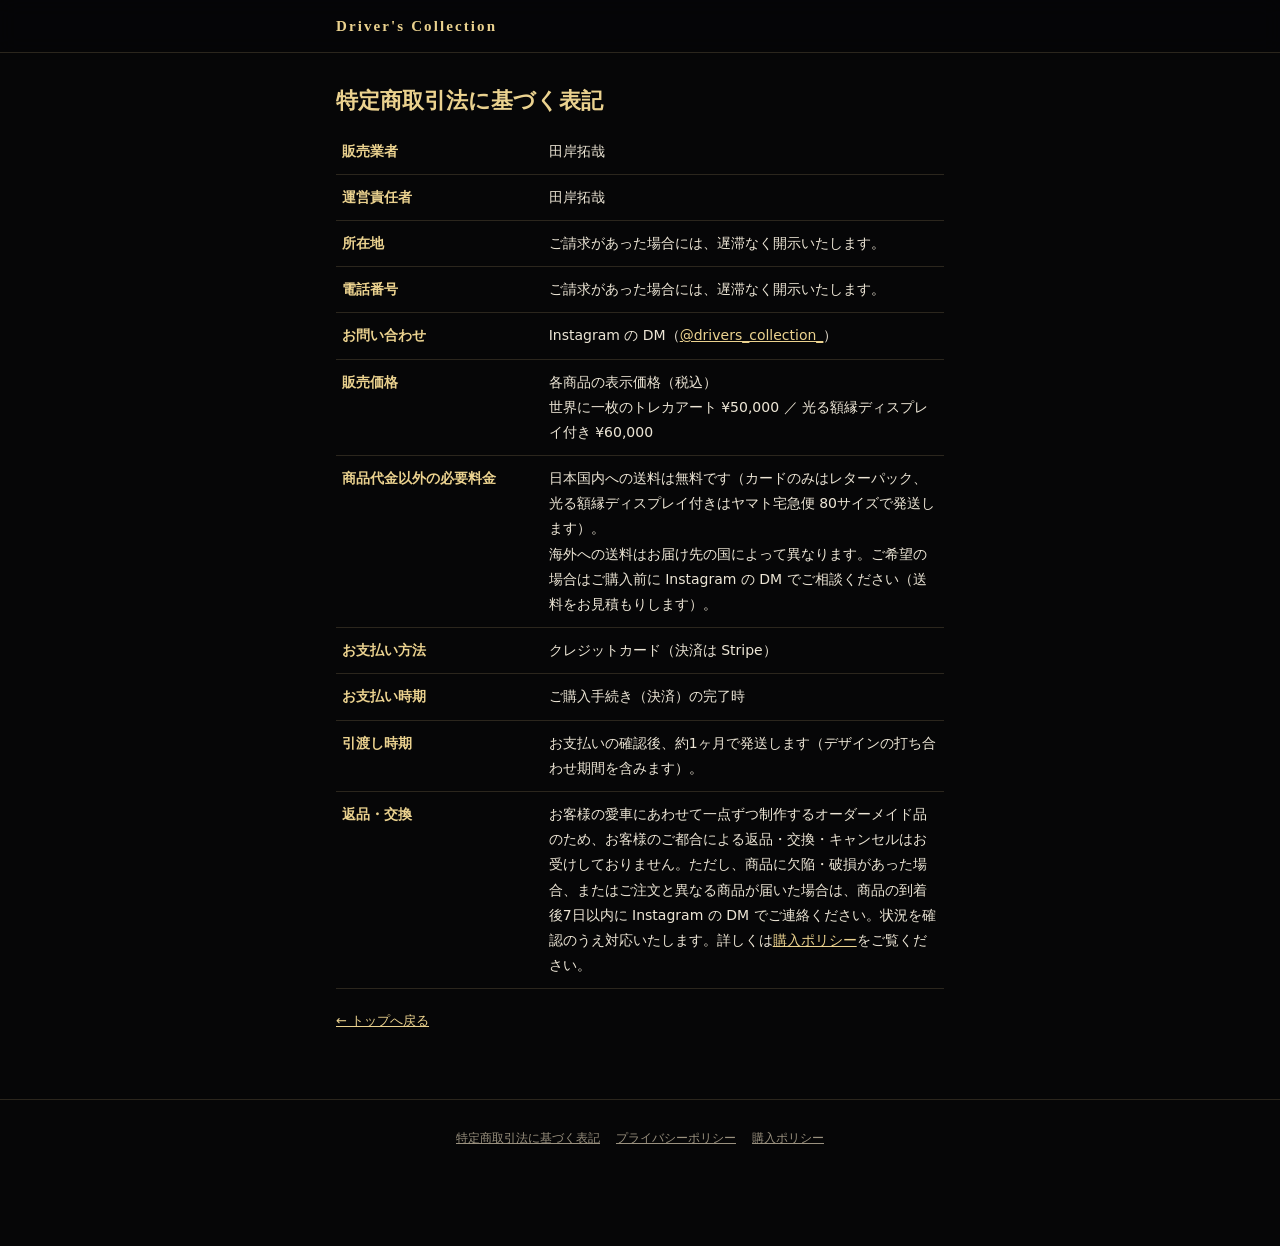
<file: law.html>
<!doctype html>
<html lang="ja">
<head>
<meta charset="utf-8">
<meta name="viewport" content="width=device-width, initial-scale=1">
<title>特定商取引法に基づく表記｜Driver's Collection</title>
<link rel="stylesheet" href="shop.css">
</head>
<body>
<header class="bar"><div class="wrap"><a class="logo" href="./">Driver's Collection</a></div></header>
<main class="wrap doc">
  <h1>特定商取引法に基づく表記</h1>
  <table class="t">
    <tr><th>販売業者</th><td>田岸拓哉</td></tr>
    <tr><th>運営責任者</th><td>田岸拓哉</td></tr>
    <tr><th>所在地</th><td>ご請求があった場合には、遅滞なく開示いたします。</td></tr>
    <tr><th>電話番号</th><td>ご請求があった場合には、遅滞なく開示いたします。</td></tr>
    <tr><th>お問い合わせ</th><td>Instagram の DM（<a href="https://ig.me/m/drivers_collection_">@drivers_collection_</a>）</td></tr>
    <tr><th>販売価格</th><td>各商品の表示価格（税込）<br>世界に一枚のトレカアート ¥50,000 ／ 光る額縁ディスプレイ付き ¥60,000</td></tr>
    <tr><th>商品代金以外の必要料金</th><td>日本国内への送料は無料です（カードのみはレターパック、光る額縁ディスプレイ付きはヤマト宅急便 80サイズで発送します）。<br>海外への送料はお届け先の国によって異なります。ご希望の場合はご購入前に Instagram の DM でご相談ください（送料をお見積もりします）。</td></tr>
    <tr><th>お支払い方法</th><td><span data-paymethods>クレジットカード</span>（決済は Stripe）</td></tr>
    <tr><th>お支払い時期</th><td>ご購入手続き（決済）の完了時</td></tr>
    <tr><th>引渡し時期</th><td>お支払いの確認後、約1ヶ月で発送します（デザインの打ち合わせ期間を含みます）。</td></tr>
    <tr><th>返品・交換</th><td>お客様の愛車にあわせて一点ずつ制作するオーダーメイド品のため、お客様のご都合による返品・交換・キャンセルはお受けしておりません。ただし、商品に欠陥・破損があった場合、またはご注文と異なる商品が届いた場合は、商品の到着後7日以内に Instagram の DM でご連絡ください。状況を確認のうえ対応いたします。詳しくは<a href="policy.html">購入ポリシー</a>をご覧ください。</td></tr>
  </table>
  <a class="back" href="./">← トップへ戻る</a>
</main>
<footer><a href="law.html">特定商取引法に基づく表記</a><a href="privacy.html">プライバシーポリシー</a><a href="policy.html">購入ポリシー</a></footer>
<script src="shop-config.js"></script>
<script>var P=(window.DC_SHOP&&DC_SHOP.payMethods)||[];if(P.length)document.querySelectorAll('[data-paymethods]').forEach(function(e){e.textContent=P.map(function(m){return m.ja}).join('・')});</script>
</body>
</html>
</file>
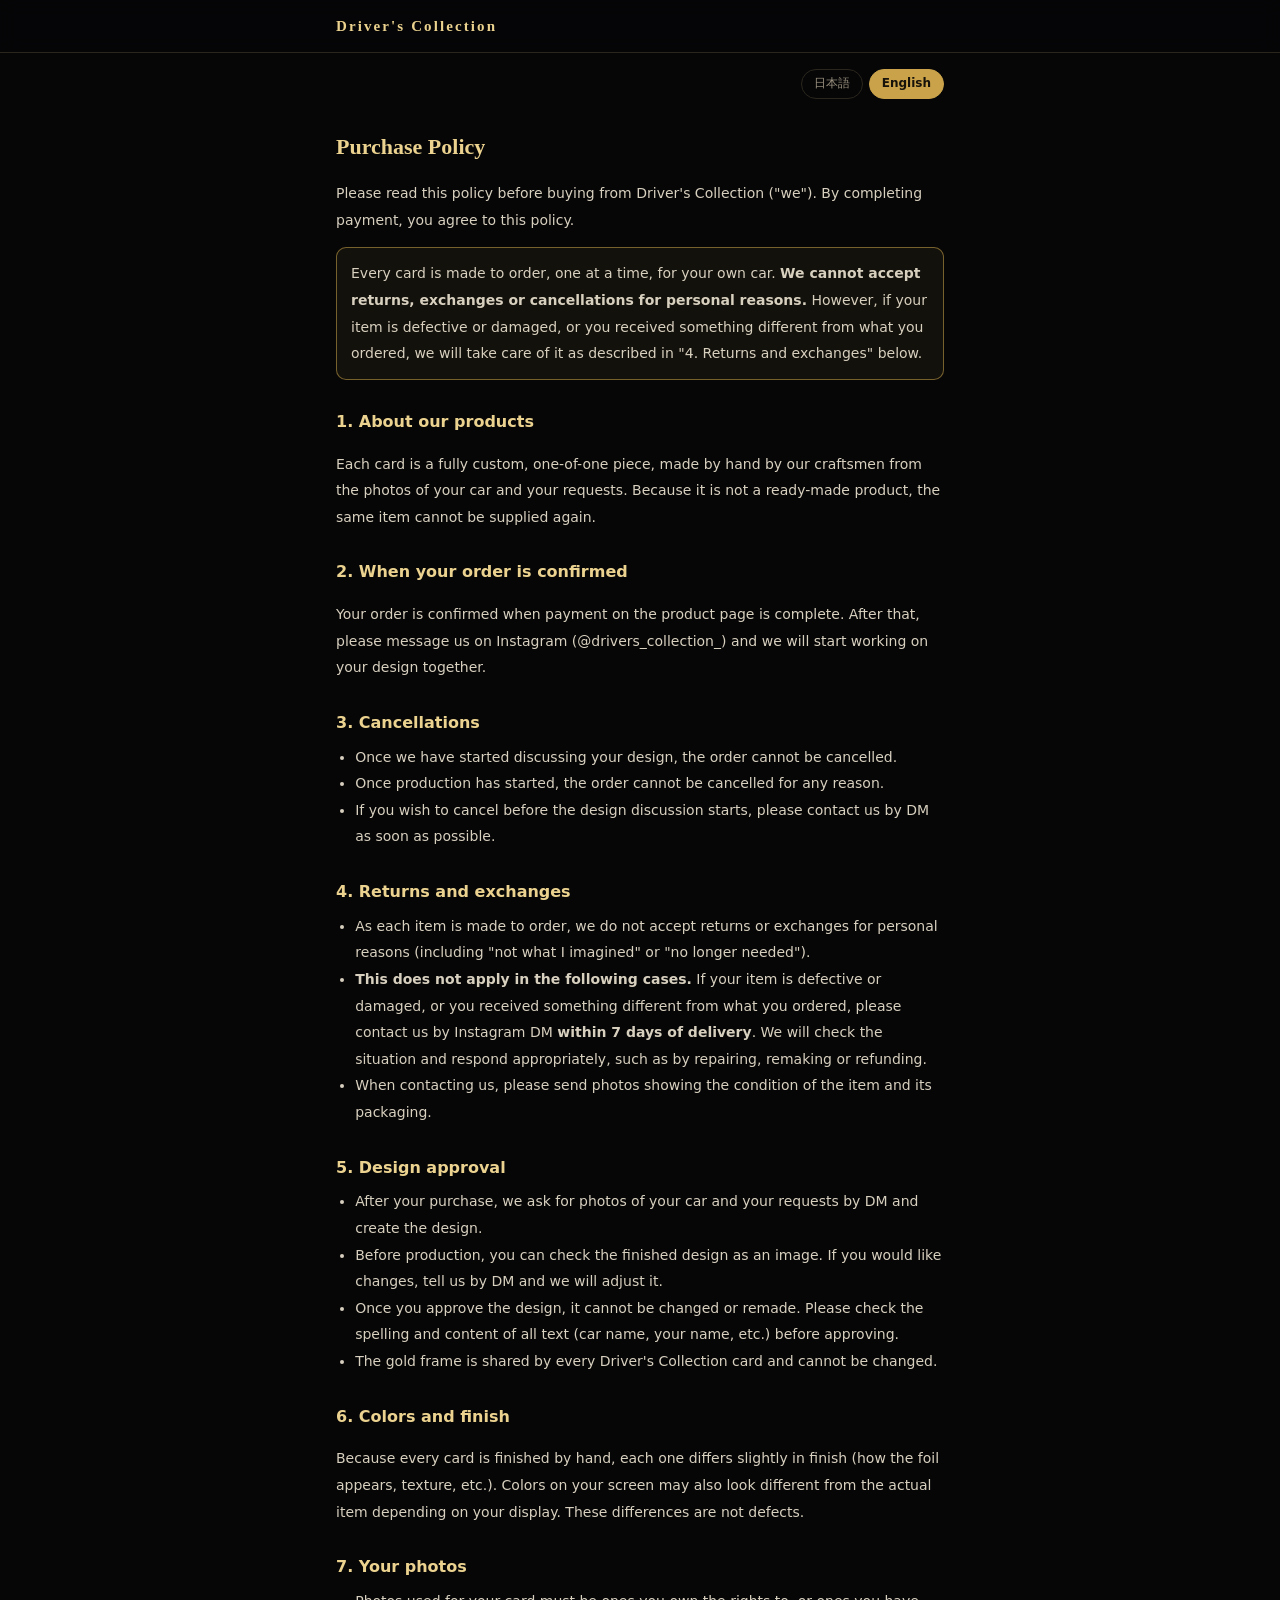
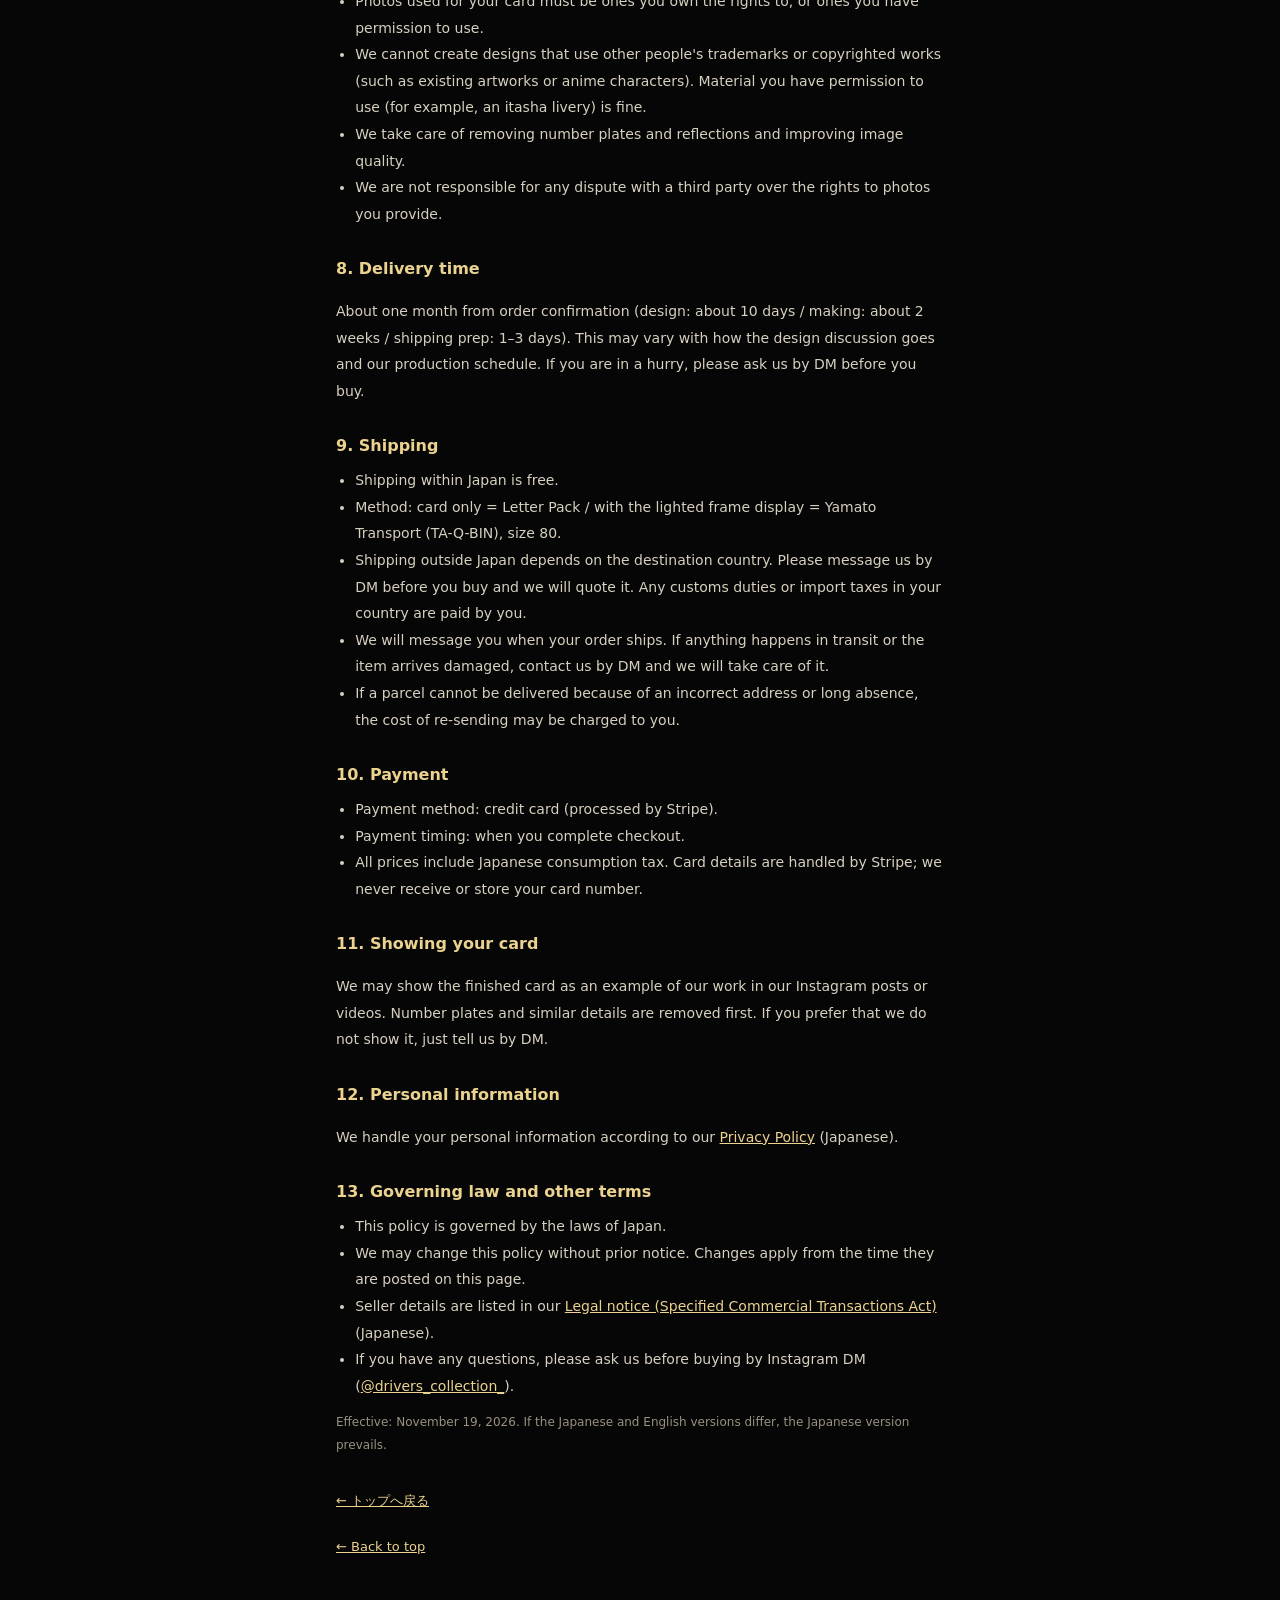
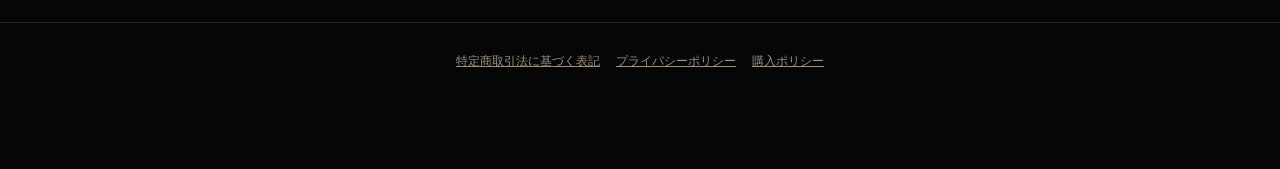
<file: policy.html>
<!doctype html>
<html lang="ja">
<head>
<meta charset="utf-8">
<meta name="viewport" content="width=device-width, initial-scale=1">
<title>購入ポリシー｜Driver's Collection</title>
<link rel="stylesheet" href="shop.css">
<style>
  .lang{display:flex;gap:6px;justify-content:flex-end;margin:16px 0 0}
  .lang a{padding:3px 12px;border:1px solid var(--line);border-radius:999px;color:var(--muted);text-decoration:none;font-size:12px}
  .lang a.on{background:var(--gold);color:#17130a;border-color:var(--gold);font-weight:700}
  .doc h2{font-family:var(--sans);font-size:16px;margin:28px 0 6px;color:var(--gold-hi)}
  .doc p,.doc li{font-size:14px;line-height:1.9;color:#d8d0bf}
  .doc ul{padding-left:1.2em;margin:6px 0}
  .doc .key{padding:12px 14px;border:1px solid rgba(201,162,74,.55);border-radius:10px;background:rgba(201,162,74,.07)}
  .doc .upd{font-size:12px;color:var(--muted)}
  [data-l]{display:none}
  html[data-lang="ja"] [data-l="ja"],html[data-lang="en"] [data-l="en"]{display:block}
</style>
<script>
// 言語はサイト共通の決まり（?lang= ＞ 前回選んだ言語 ＞ スマホの言語）
(function () {
  var l = 'ja';
  try {
    var q = /[?&]lang=(en|ja)(&|$)/.exec(location.search), s = localStorage.getItem('dc_lang'), c = /(?:^|;\s*)dc_lang=(en|ja)/.exec(document.cookie || '');
    l = q ? q[1] : (s === 'en' || s === 'ja') ? s : c ? c[1] : (/^ja\b/i.test(navigator.language || 'ja') ? 'ja' : 'en');
    if (q) localStorage.setItem('dc_lang', l);
  } catch (e) {}
  document.documentElement.setAttribute('data-lang', l);
  document.documentElement.lang = l;
})();
</script>
</head>
<body>
<header class="bar"><div class="wrap"><a class="logo" href="./">Driver's Collection</a></div></header>
<main class="wrap doc">
  <div class="lang"><a href="?lang=ja" data-set="ja">日本語</a><a href="?lang=en" data-set="en">English</a></div>

  <!-- ===================== 日本語 ===================== -->
  <article data-l="ja">
    <h1>購入ポリシー</h1>
    <p>Driver's Collection（以下「当店」）の商品をご購入いただく前に、必ずお読みください。ご購入（決済の完了）をもって、本ポリシーに同意いただいたものとします。</p>
    <p class="key">当店の商品は、お客様の愛車にあわせて一枚ずつ制作するオーダーメイド品です。<b>お客様のご都合による返品・交換・キャンセルはお受けできません。</b>ただし、商品に欠陥・破損があった場合や、ご注文と異なる商品が届いた場合は、下記「4. 返品・交換」のとおり対応いたします。</p>

    <h2>1. 商品の性質</h2>
    <p>当店の商品は、お客様の愛車の写真とご要望をもとに、職人が一枚ずつ手作業で制作する完全オーダーメイドの一点物です。既製品ではないため、同じものを再度ご用意することはできません。</p>

    <h2>2. ご注文の確定</h2>
    <p>商品ページからのお支払い（決済）が完了した時点で、ご注文が確定します。確定後、Instagram の DM（@drivers_collection_）にご連絡ください。デザインの打ち合わせを始めます。</p>

    <h2>3. キャンセル</h2>
    <ul>
      <li>デザインの打ち合わせを開始した後は、ご注文のキャンセルはお受けできません。</li>
      <li>制作を開始した後のキャンセルは、理由の如何を問わずお受けできません。</li>
      <li>打ち合わせ開始前のキャンセルをご希望の場合は、すみやかに DM でご連絡ください。</li>
    </ul>

    <h2>4. 返品・交換</h2>
    <ul>
      <li>オーダーメイド品のため、お客様のご都合による返品・交換は一切お受けしておりません（イメージ違い・ご不要になった場合なども含みます）。</li>
      <li><b>ただし、次の場合はこの限りではありません。</b>商品に欠陥・破損があった場合、またはご注文と異なる商品が届いた場合は、<b>商品の到着後7日以内</b>に Instagram の DM でご連絡ください。状況を確認のうえ、修理・作り直し・返金など適切に対応いたします。</li>
      <li>ご連絡の際は、商品と梱包の状態が分かる写真をお送りください。</li>
    </ul>

    <h2>5. デザインの確認</h2>
    <ul>
      <li>ご購入後、DM で愛車の写真とご要望をお聞きし、デザインを作成します。</li>
      <li>制作に入る前に、完成デザインを画像でご確認いただけます。修正のご希望があれば、DM でお知らせください。ご希望に沿って調整します。</li>
      <li>お客様がデザインを承認された後は、デザインの変更・作り直しはお受けできません。承認前に、文字（車名・名前など）の綴りや内容を必ずご確認ください。</li>
      <li>金のフレームは Driver's Collection 共通の仕様のため、変更できません。</li>
    </ul>

    <h2>6. 色味・風合い</h2>
    <p>手作業で仕上げるため、一点ごとに風合い（箔の出方・質感など）が異なります。また、お使いの画面の設定や環境によって、画面で見る色味と実物の色味が異なる場合があります。これらの違いは商品の欠陥には当たりません。</p>

    <h2>7. お写真のご提供</h2>
    <ul>
      <li>制作に使うお写真は、お客様ご自身が権利を持つもの、または使用の許諾を得たものに限ります。</li>
      <li>第三者の商標や著作権に関わるデザイン（既存の作品・アニメのキャラクターなど）はお受けできません。使用の許諾を得た素材（痛車のデザインなど）は対応できます。</li>
      <li>ナンバープレートの消去、映り込みの消去、画質の補正などは当店で対応します。</li>
      <li>ご提供いただいたお写真の権利に関して第三者との間で問題が生じた場合、当店は責任を負いかねます。</li>
    </ul>

    <h2>8. 納期</h2>
    <p>納期の目安は、ご注文の確定から約1ヶ月です（デザイン確定まで約10日・制作に約2週間・発送準備に1〜3日）。デザインの打ち合わせの進み方や制作の状況により前後する場合があります。お急ぎの場合は、ご購入前に DM でご相談ください。</p>

    <h2>9. 配送</h2>
    <ul>
      <li>日本国内への送料は無料です。</li>
      <li>配送方法：カードのみ＝レターパック／光る額縁ディスプレイ付き＝ヤマト宅急便 80サイズ。</li>
      <li>海外への送料はお届け先の国によって異なります。ご希望の場合は、ご購入前に DM でご相談ください（送料をお見積もりします）。海外での関税・輸入税などがかかる場合は、お客様のご負担となります。</li>
      <li>発送時に DM でお知らせします。配送中の事故・破損があった場合は、DM でご連絡いただければ対応いたします。</li>
      <li>お届け先の誤りや長期不在などでお届けできなかった場合、再送の送料はお客様のご負担となる場合があります。</li>
    </ul>

    <h2>10. お支払い</h2>
    <ul>
      <li>お支払い方法：<span data-paymethods>クレジットカード</span>（決済は Stripe）。</li>
      <li>お支払い時期：ご購入手続きの完了時。</li>
      <li>表示価格はすべて税込です。カード情報は Stripe が処理し、当店がカード番号を受け取ったり保存したりすることはありません。</li>
    </ul>

    <h2>11. 作品の掲載</h2>
    <p>完成した作品を、参考作品として当店の Instagram の投稿や動画などで紹介させていただく場合があります。ナンバープレートなどは消去したうえで掲載します。掲載を希望されない場合は、DM でお知らせください。</p>

    <h2>12. 個人情報</h2>
    <p>お預かりした個人情報は、<a href="privacy.html">プライバシーポリシー</a>に従って取り扱います。</p>

    <h2>13. 準拠法・その他</h2>
    <ul>
      <li>本ポリシーは日本法に準拠します。</li>
      <li>本ポリシーの内容は、予告なく変更する場合があります。変更後の内容は、このページに掲載した時点から適用されます。</li>
      <li>販売業者などの表示は<a href="law.html">特定商取引法に基づく表記</a>をご覧ください。</li>
      <li>ご不明な点は、ご購入前に Instagram の DM（<a href="https://ig.me/m/drivers_collection_">@drivers_collection_</a>）でお問い合わせください。</li>
    </ul>
    <p class="upd">制定：2026年11月19日</p>
  </article>

  <!-- ===================== English ===================== -->
  <article data-l="en" lang="en">
    <h1>Purchase Policy</h1>
    <p>Please read this policy before buying from Driver's Collection ("we"). By completing payment, you agree to this policy.</p>
    <p class="key">Every card is made to order, one at a time, for your own car. <b>We cannot accept returns, exchanges or cancellations for personal reasons.</b> However, if your item is defective or damaged, or you received something different from what you ordered, we will take care of it as described in "4. Returns and exchanges" below.</p>

    <h2>1. About our products</h2>
    <p>Each card is a fully custom, one-of-one piece, made by hand by our craftsmen from the photos of your car and your requests. Because it is not a ready-made product, the same item cannot be supplied again.</p>

    <h2>2. When your order is confirmed</h2>
    <p>Your order is confirmed when payment on the product page is complete. After that, please message us on Instagram (@drivers_collection_) and we will start working on your design together.</p>

    <h2>3. Cancellations</h2>
    <ul>
      <li>Once we have started discussing your design, the order cannot be cancelled.</li>
      <li>Once production has started, the order cannot be cancelled for any reason.</li>
      <li>If you wish to cancel before the design discussion starts, please contact us by DM as soon as possible.</li>
    </ul>

    <h2>4. Returns and exchanges</h2>
    <ul>
      <li>As each item is made to order, we do not accept returns or exchanges for personal reasons (including "not what I imagined" or "no longer needed").</li>
      <li><b>This does not apply in the following cases.</b> If your item is defective or damaged, or you received something different from what you ordered, please contact us by Instagram DM <b>within 7 days of delivery</b>. We will check the situation and respond appropriately, such as by repairing, remaking or refunding.</li>
      <li>When contacting us, please send photos showing the condition of the item and its packaging.</li>
    </ul>

    <h2>5. Design approval</h2>
    <ul>
      <li>After your purchase, we ask for photos of your car and your requests by DM and create the design.</li>
      <li>Before production, you can check the finished design as an image. If you would like changes, tell us by DM and we will adjust it.</li>
      <li>Once you approve the design, it cannot be changed or remade. Please check the spelling and content of all text (car name, your name, etc.) before approving.</li>
      <li>The gold frame is shared by every Driver's Collection card and cannot be changed.</li>
    </ul>

    <h2>6. Colors and finish</h2>
    <p>Because every card is finished by hand, each one differs slightly in finish (how the foil appears, texture, etc.). Colors on your screen may also look different from the actual item depending on your display. These differences are not defects.</p>

    <h2>7. Your photos</h2>
    <ul>
      <li>Photos used for your card must be ones you own the rights to, or ones you have permission to use.</li>
      <li>We cannot create designs that use other people's trademarks or copyrighted works (such as existing artworks or anime characters). Material you have permission to use (for example, an itasha livery) is fine.</li>
      <li>We take care of removing number plates and reflections and improving image quality.</li>
      <li>We are not responsible for any dispute with a third party over the rights to photos you provide.</li>
    </ul>

    <h2>8. Delivery time</h2>
    <p>About one month from order confirmation (design: about 10 days / making: about 2 weeks / shipping prep: 1–3 days). This may vary with how the design discussion goes and our production schedule. If you are in a hurry, please ask us by DM before you buy.</p>

    <h2>9. Shipping</h2>
    <ul>
      <li>Shipping within Japan is free.</li>
      <li>Method: card only = Letter Pack / with the lighted frame display = Yamato Transport (TA-Q-BIN), size 80.</li>
      <li>Shipping outside Japan depends on the destination country. Please message us by DM before you buy and we will quote it. Any customs duties or import taxes in your country are paid by you.</li>
      <li>We will message you when your order ships. If anything happens in transit or the item arrives damaged, contact us by DM and we will take care of it.</li>
      <li>If a parcel cannot be delivered because of an incorrect address or long absence, the cost of re-sending may be charged to you.</li>
    </ul>

    <h2>10. Payment</h2>
    <ul>
      <li>Payment method: <span data-paymethods-en>credit card</span> (processed by Stripe).</li>
      <li>Payment timing: when you complete checkout.</li>
      <li>All prices include Japanese consumption tax. Card details are handled by Stripe; we never receive or store your card number.</li>
    </ul>

    <h2>11. Showing your card</h2>
    <p>We may show the finished card as an example of our work in our Instagram posts or videos. Number plates and similar details are removed first. If you prefer that we do not show it, just tell us by DM.</p>

    <h2>12. Personal information</h2>
    <p>We handle your personal information according to our <a href="privacy.html">Privacy Policy</a> (Japanese).</p>

    <h2>13. Governing law and other terms</h2>
    <ul>
      <li>This policy is governed by the laws of Japan.</li>
      <li>We may change this policy without prior notice. Changes apply from the time they are posted on this page.</li>
      <li>Seller details are listed in our <a href="law.html">Legal notice (Specified Commercial Transactions Act)</a> (Japanese).</li>
      <li>If you have any questions, please ask us before buying by Instagram DM (<a href="https://ig.me/m/drivers_collection_">@drivers_collection_</a>).</li>
    </ul>
    <p class="upd">Effective: November 19, 2026. If the Japanese and English versions differ, the Japanese version prevails.</p>
  </article>

  <a class="back" href="./" data-l="ja">← トップへ戻る</a>
  <a class="back" href="./" data-l="en">← Back to top</a>
</main>
<footer><a href="law.html">特定商取引法に基づく表記</a><a href="privacy.html">プライバシーポリシー</a><a href="policy.html">購入ポリシー</a></footer>
<script src="shop-config.js"></script>
<script>
(function () {
  var l = document.documentElement.getAttribute('data-lang');
  document.querySelectorAll('[data-set]').forEach(function (a) {
    a.classList.toggle('on', a.dataset.set === l);
    a.addEventListener('click', function () { try { localStorage.setItem('dc_lang', a.dataset.set); } catch (e) {} });
  });
  var P = (window.DC_SHOP && DC_SHOP.payMethods) || [];
  if (P.length) {
    document.querySelectorAll('[data-paymethods]').forEach(function (e) { e.textContent = P.map(function (m) { return m.ja; }).join('・'); });
    document.querySelectorAll('[data-paymethods-en]').forEach(function (e) { e.textContent = P.map(function (m) { return m.en; }).join(', '); });
  }
})();
</script>
</body>
</html>
</file>
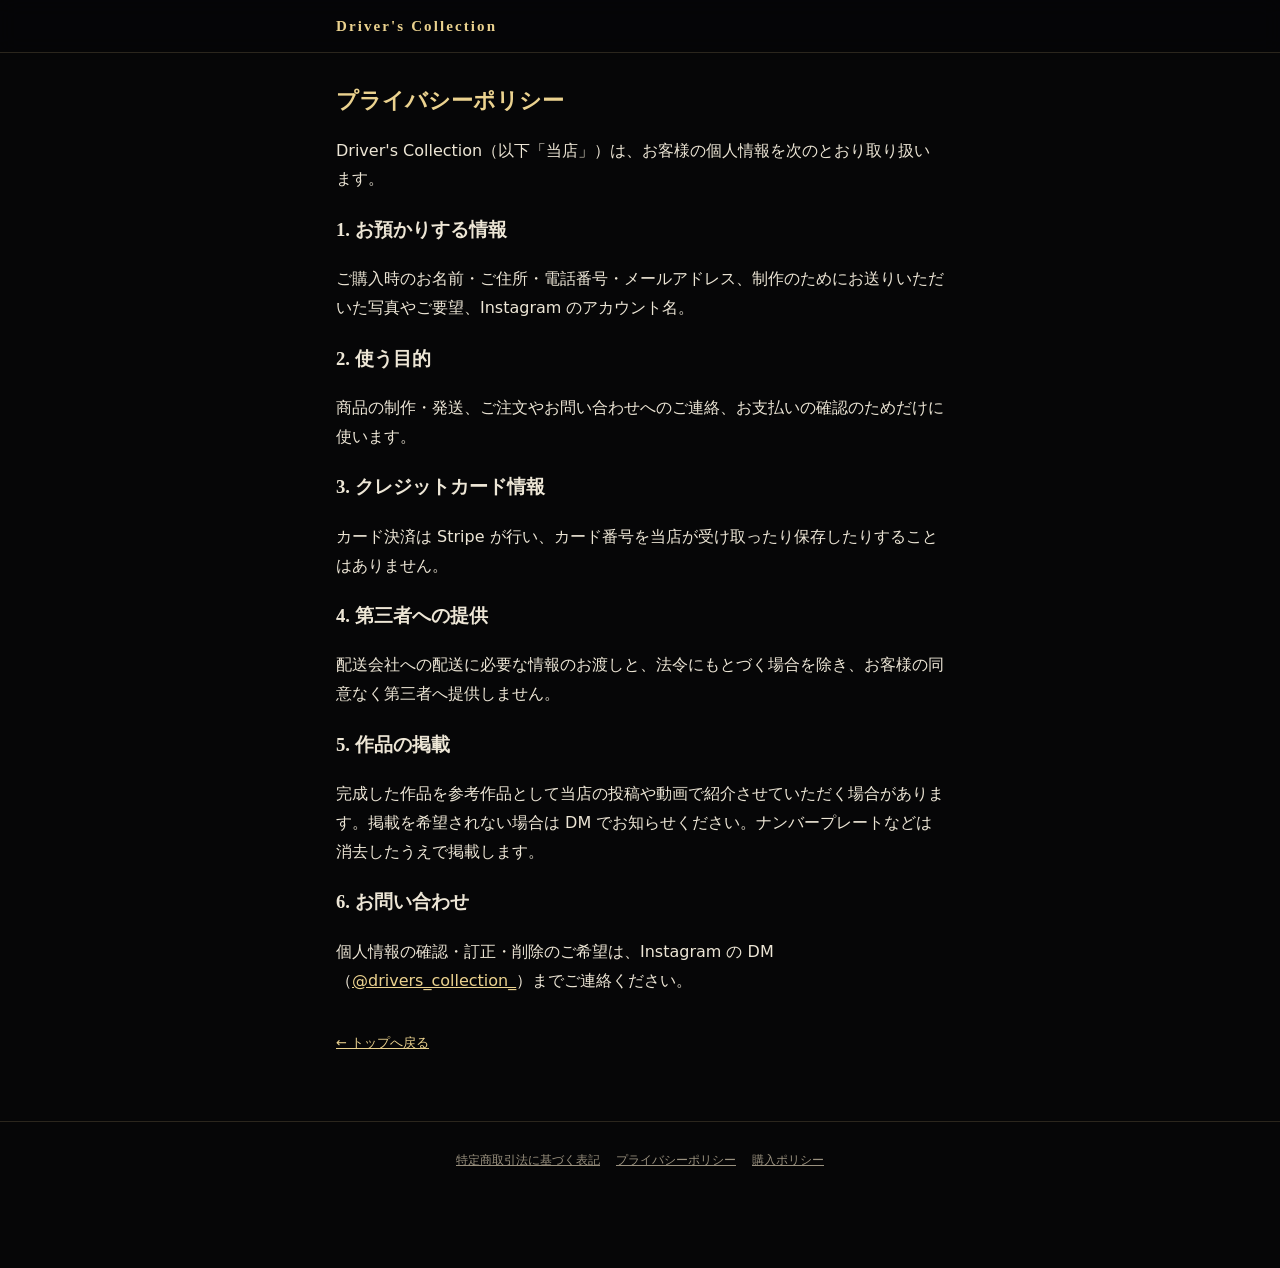
<file: privacy.html>
<!doctype html>
<html lang="ja">
<head>
<meta charset="utf-8">
<meta name="viewport" content="width=device-width, initial-scale=1">
<title>プライバシーポリシー｜Driver's Collection</title>
<link rel="stylesheet" href="shop.css">
</head>
<body>
<header class="bar"><div class="wrap"><a class="logo" href="./">Driver's Collection</a></div></header>
<main class="wrap doc">
  <h1>プライバシーポリシー</h1>
  <p>Driver's Collection（以下「当店」）は、お客様の個人情報を次のとおり取り扱います。</p>
  <h3>1. お預かりする情報</h3>
  <p>ご購入時のお名前・ご住所・電話番号・メールアドレス、制作のためにお送りいただいた写真やご要望、Instagram のアカウント名。</p>
  <h3>2. 使う目的</h3>
  <p>商品の制作・発送、ご注文やお問い合わせへのご連絡、お支払いの確認のためだけに使います。</p>
  <h3>3. クレジットカード情報</h3>
  <p>カード決済は Stripe が行い、カード番号を当店が受け取ったり保存したりすることはありません。</p>
  <h3>4. 第三者への提供</h3>
  <p>配送会社への配送に必要な情報のお渡しと、法令にもとづく場合を除き、お客様の同意なく第三者へ提供しません。</p>
  <h3>5. 作品の掲載</h3>
  <p>完成した作品を参考作品として当店の投稿や動画で紹介させていただく場合があります。掲載を希望されない場合は DM でお知らせください。ナンバープレートなどは消去したうえで掲載します。</p>
  <h3>6. お問い合わせ</h3>
  <p>個人情報の確認・訂正・削除のご希望は、Instagram の DM（<a href="https://ig.me/m/drivers_collection_">@drivers_collection_</a>）までご連絡ください。</p>
  <a class="back" href="./">← トップへ戻る</a>
</main>
<footer><a href="law.html">特定商取引法に基づく表記</a><a href="privacy.html">プライバシーポリシー</a><a href="policy.html">購入ポリシー</a></footer>
</body>
</html>
</file>
<file: shop.css>
/* Driver's Collection 販売サイト共通 */
:root{color-scheme:dark;--ink:#060607;--panel:#0f0e0c;--line:#2b261d;--gold:#c9a24a;--gold-hi:#ebd28f;--text:#ede6d6;--muted:#9a917f;
 --serif:"Shippori Mincho","Hiragino Mincho ProN","Yu Mincho","YuMincho",serif;--sans:"Hiragino Sans","Hiragino Kaku Gothic ProN","Noto Sans JP",system-ui,sans-serif}
*{box-sizing:border-box}
html{scroll-behavior:smooth;scroll-padding-top:64px}
html,body{margin:0;background:var(--ink);color:var(--text)}
body{font-family:var(--sans);line-height:1.8;-webkit-text-size-adjust:100%}
img{max-width:100%;display:block}
a{color:var(--gold-hi)}
.wrap{max-width:640px;margin:0 auto;padding:0 16px}
.bar{position:sticky;top:0;z-index:20;background:rgba(6,6,7,.86);backdrop-filter:blur(10px);-webkit-backdrop-filter:blur(10px);border-bottom:1px solid var(--line)}
.bar .wrap{display:flex;align-items:center;justify-content:space-between;height:52px;gap:12px}
.logo{font-family:var(--serif);font-weight:700;letter-spacing:.14em;color:var(--gold-hi);text-decoration:none;font-size:15px;white-space:nowrap}
.bar nav{display:flex;gap:14px;overflow-x:auto;scrollbar-width:none}
.bar nav::-webkit-scrollbar{display:none}
.bar nav a{color:var(--muted);text-decoration:none;font-size:12px;white-space:nowrap}
h1,h2,h3{font-family:var(--serif);font-weight:700}
.sec{padding:56px 0 8px}
.sec>h2{margin:0;text-align:center;font-size:clamp(24px,6.4vw,32px);letter-spacing:.1em;background:linear-gradient(180deg,#fff6dc,#ebd28f 55%,#b8923f);-webkit-background-clip:text;background-clip:text;-webkit-text-fill-color:transparent;color:var(--gold-hi)}
.en{display:block;margin:4px 0 0;text-align:center;font-family:"Cormorant Garamond","Times New Roman",serif;font-style:italic;font-size:13px;letter-spacing:.4em;color:var(--gold)}
.rule{width:min(70%,320px);height:1px;margin:16px auto 22px;background:linear-gradient(90deg,transparent,var(--gold) 22%,var(--gold-hi) 50%,var(--gold) 78%,transparent)}
.btn{display:flex;align-items:center;justify-content:center;gap:8px;width:100%;min-height:52px;padding:12px 18px;border-radius:12px;font-weight:700;font-size:16px;text-decoration:none;border:0;cursor:pointer;font-family:var(--sans)}
.btn.gold{background:linear-gradient(180deg,#f3dc9a,#c9a24a);color:#17130a;box-shadow:0 6px 24px rgba(201,162,74,.25)}
.btn.line{background:transparent;color:var(--gold-hi);border:1px solid var(--gold)}
.small{font-size:12.5px;color:var(--muted)}
.panel{background:var(--panel);border:1px solid var(--line);border-radius:16px;padding:18px}
table.t{width:100%;border-collapse:collapse;font-size:14px}
table.t th,table.t td{border-bottom:1px solid var(--line);padding:10px 6px;text-align:left;vertical-align:top}
table.t th{width:34%;color:var(--gold-hi);font-weight:600}
footer{margin-top:64px;padding:28px 0 96px;border-top:1px solid var(--line);text-align:center;font-size:12px;color:var(--muted)}
footer a{color:var(--muted);margin:0 8px}
.doc h1{font-size:22px;margin:28px 0 8px;color:var(--gold-hi)}
.doc .back{display:inline-block;margin-top:20px;font-size:13px}

/* ===== BASEと同じ作りのトップ・商品ページ（index.html / item.html） ===== */
body#shopTopPage,body#shopDetailPage{background:#040405;color:#ede6d6;line-height:1.7}
body#shopDetailPage{background:#0a0908}
#mainHeader{position:relative;display:flex;align-items:center;justify-content:center;padding:14px 96px;background:#040405;border-bottom:1px solid #1d1a14}
#mainHeader .shopName{margin:0;white-space:nowrap;font-family:"Cormorant Garamond","Times New Roman",serif;font-size:20px;font-weight:600;letter-spacing:.06em}
#mainHeader .shopName a{color:#ede6d6;text-decoration:none}
#mainHeader .shopMenu{position:absolute;right:16px;top:50%;transform:translateY(-50%)}
#mainHeader .shopMenu a{color:#c9c1b0;text-decoration:none;font-size:12px;letter-spacing:.16em}
/* LP（base/lp-script.html と同じ高さの確保） */
.dcStory img{width:100%;height:auto;display:block}
.dcStory img[data-dc="hero"]{aspect-ratio:auto 9/16}
.dcStory img[data-dc="gallery"]{aspect-ratio:auto 1640/472}
.dcStory img[data-dc="product"]{aspect-ratio:auto 1122/1402}
.dcStory img[data-dc="outro"]{aspect-ratio:1/1;object-fit:cover;object-position:50% 75%}
.dcStory [data-dc="concept"]{min-height:min(calc(130px + 51vw),460px);background:#040405}
.dcStory [data-dc="flow"]{min-height:680px;background:#040405}
.dcStory .dcShow[data-dc3d]{min-height:min(calc(186px + 75vw),566px)}
body#shopTopPage .dcStory{max-width:640px;margin:0 auto}
/* 商品一覧 */
body#shopTopPage #mainContent{max-width:640px;margin:0 auto;padding:28px 16px 36px}
body#shopTopPage #mainContent .items{list-style:none;margin:0;padding:0;display:grid;grid-template-columns:repeat(2,1fr);gap:16px}
body#shopTopPage #mainContent .item a{display:block;color:#ede6d6;text-decoration:none}
body#shopTopPage #mainContent .itemImg{aspect-ratio:1/1;background:#000;overflow:hidden}
body#shopTopPage #mainContent .itemImg img{width:100%;height:100%;object-fit:cover}
body#shopTopPage #mainContent .itemTitle h2{margin:10px 0 0;font-size:14px;font-weight:500;line-height:1.5;font-family:var(--sans)}
body#shopTopPage #mainContent .price{margin:2px 0 0;font-size:14px;color:#ebd28f}
/* 商品ページの写真（BASEの写真スライドの代わり） */
body#shopDetailPage .itemImgSlide{overflow:hidden}
body#shopDetailPage #slideImg{display:flex;margin:0;padding:0;list-style:none;transition:transform .35s ease}
body#shopDetailPage #slideImg>li{flex:0 0 100%}
body#shopDetailPage #slideImg img{width:100%;height:auto}
body#shopDetailPage #slideImgPager{display:flex;gap:8px;margin:12px 0 0;padding:0;list-style:none}
body#shopDetailPage #slideImgPager .smallImgBox{width:58px;height:58px;overflow:hidden;opacity:.55}
body#shopDetailPage #slideImgPager .smallImgBox img{width:100%;height:100%;object-fit:cover}
body#shopDetailPage #purchase_form .purchaseButton .purchaseButton__btn{text-align:center;text-decoration:none}
body#shopDetailPage .dcAfterBuy{margin:14px 0 0;font-size:12.5px;line-height:1.8;color:#c9c1b0;text-align:center}
/* フッター */
#mainFooter{margin:0;padding:28px 16px 110px;border-top:1px solid #1d1a14;text-align:center;font-size:12px;background:inherit}
#mainFooter ul{list-style:none;margin:0;padding:0;display:flex;flex-wrap:wrap;justify-content:center;gap:6px 18px}
#mainFooter a{color:#958c7a;text-decoration:none}
#mainFooter .copy{margin:12px 0 0;color:#5f584b}

/* トップの送料・配送方法 */
body#shopTopPage .dcShip{margin:28px 0 0;padding:18px 16px;border:1px solid #2a251d;border-radius:8px;font-size:13.5px;line-height:1.8;color:#c9c1b0}
body#shopTopPage .dcShip h3{margin:0 0 6px;font-size:15px;color:#ebd28f;font-family:var(--sans);font-weight:700;letter-spacing:.08em}
body#shopTopPage .dcShip p{margin:0}
body#shopTopPage .dcShip b{color:#ebd28f}
body#shopTopPage .dcShip ul{margin:6px 0 10px;padding-left:1.2em}
body#shopTopPage .dcShip-note{font-size:12.5px;color:#958c7a}
body#shopDetailPage #itemAttention .attention + .attention{margin-top:6px}

/* 購入ポリシーへの同意（商品ページ） */
body#shopDetailPage #purchase_form label.dcAgree{display:flex !important;gap:10px;align-items:flex-start;margin:22px 0 0 !important;padding:12px 14px;border:1px solid #3a3226;border-radius:8px;font-size:13px !important;letter-spacing:.02em !important;line-height:1.7 !important;color:#d8d0bf !important;cursor:pointer}
body#shopDetailPage #purchase_form label.dcAgree input{flex:none;width:20px;height:20px;margin:2px 0 0;accent-color:#c9a24a}
body#shopDetailPage #purchase_form label.dcAgree a{color:#ebd28f}
body#shopDetailPage #purchase_form label.dcAgree--need{border-color:#e07a6a}
body#shopDetailPage #purchase_form .purchaseButton .purchaseButton__btn--disabled{cursor:not-allowed}
</file>
